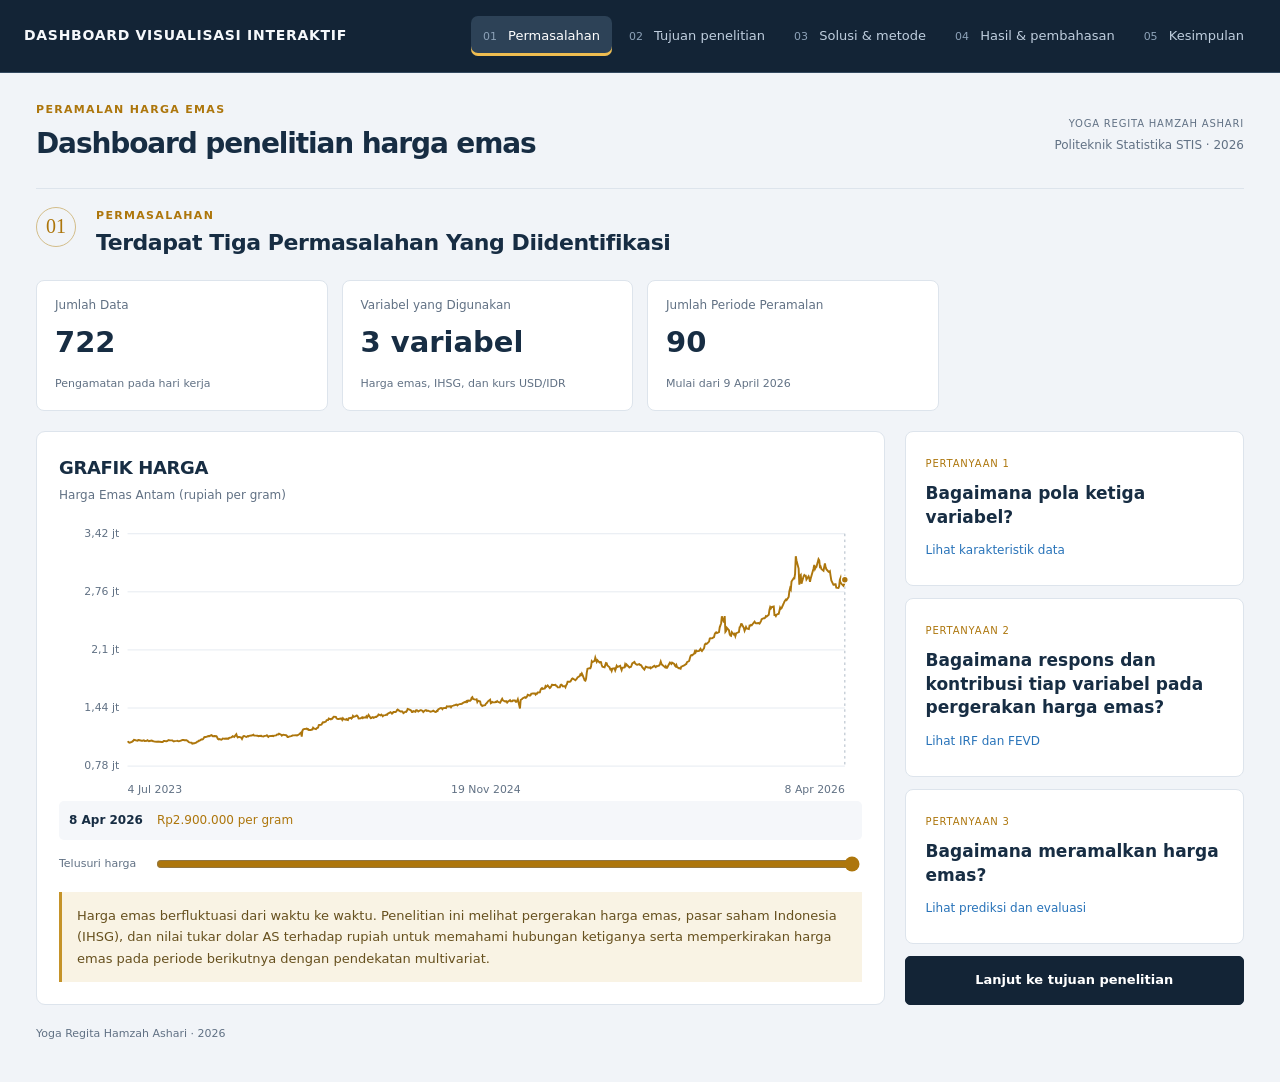
<file: Dashboard_Emas_Kode (1)/index.html>
<!doctype html>
<html lang="id">
  <head>
    <meta charset="utf-8">
    <meta name="viewport" content="width=device-width,initial-scale=1">
    <title>Emas Insight — Dashboard Interaktif Penelitian</title>
    <meta name="description" content="Alur penelitian harga emas dari permasalahan, tujuan, metode VECM, hingga hasil dan pembahasan setiap tujuan.">
    
    <style>:root{--nav:#132436;--ink:#172d43;--muted:#617184;--gold:#ad760c;--blue:#2873b9;--purple:#8057ae;--bg:#f1f4f8;--border:#dde4ec}*{box-sizing:border-box}body{margin:0;background:var(--bg);color:var(--ink);font:16px/1.55 system-ui,-apple-system,"Segoe UI",sans-serif}button,input,select{font:inherit}a{color:inherit}button,summary{cursor:pointer}button:disabled{opacity:.4;cursor:default}button,input,select,a,summary{outline-offset:4px}[hidden]{display:none!important}aside{width:240px;position:fixed;inset:0 auto 0 0;background:var(--nav);color:#f5f8fb;padding:30px 22px;display:flex;flex-direction:column}.logo{display:flex;gap:12px;align-items:center;text-decoration:none;font-size:14px;font-weight:750;letter-spacing:.05em}.logo>span{display:grid;place-items:center;width:44px;height:44px;border-radius:10px;background:#efbd50;color:#132436;font:26px Georgia}.logo small{display:block;font-size:12px;font-weight:400;color:#b6c4d3;letter-spacing:0;margin-top:2px}.nav-label{font-size:11px;letter-spacing:.15em;color:#99adbf;margin:46px 12px 14px}nav{display:grid;gap:8px}nav button{border:0;border-radius:7px;padding:13px;text-align:left;background:transparent;color:#bfcede;font-size:14px}nav button span{font-size:12px;margin-right:10px;color:#8da2b8}nav button[aria-pressed=true]{background:#2d4257;color:white;box-shadow:inset 3px 0 #efbd50}nav button:hover{background:#23374c}.side-model{border:1px solid #344a60;border-radius:8px;margin-top:36px;padding:18px}.side-model p{font-size:10px;letter-spacing:.1em;color:#adc0d1;margin:0}.side-model strong{display:block;font-size:29px;color:#efbd50;margin:8px 0}.side-model small{font-size:12px;color:#bdccdb}.story-link{font-size:14px;text-decoration:none;border-bottom:1px solid #52657a;padding:15px 0;align-self:flex-start;margin-top:20px}.side-author{font-size:11px;line-height:1.8;color:#98aec3;margin-top:auto;padding-top:30px}main{margin-left:240px;padding:32px 36px;max-width:1900px}header{display:flex;justify-content:space-between;gap:20px;align-items:center;margin-bottom:26px}.eyebrow{font-size:11px;letter-spacing:.12em;color:var(--gold);font-weight:700;margin:0 0 8px}h1{font-size:29px;letter-spacing:-.04em;margin:0 0 5px}h2{font-size:18px;letter-spacing:-.02em;margin:0 0 5px}h3{font-size:15px;margin:0 0 10px}p{margin:0 0 12px;color:var(--muted);font-size:14px}header p{font-size:14px}.snapshot{font-size:10px;letter-spacing:.08em;text-align:right;color:var(--muted)}.snapshot b{display:block;font-size:12px;letter-spacing:0;font-weight:500;margin-top:5px}.filters{display:flex;justify-content:space-between;align-items:center;gap:18px;background:white;padding:16px 20px;border:1px solid var(--border);border-radius:9px;margin-bottom:20px}.date-controls{display:flex;gap:12px;align-items:flex-end}label{font-size:12px;color:var(--muted)}input[type=date],select{display:block;background:#fff;border:1px solid #cbd6e2;padding:8px 10px;border-radius:5px;color:var(--ink);font-size:14px;margin-top:4px;max-width:100%}.primary,.secondary,.presets button{border:1px solid #cbd6e2;background:white;color:var(--ink);border-radius:5px;padding:9px 14px;font-size:13px;font-weight:600}.primary{background:var(--nav);color:white;border-color:var(--nav)}.presets{display:flex;gap:5px}.presets button{font-size:12px;padding:8px 11px}.presets .selected{background:#f8e8bf;border-color:#dab966;color:#785009}.kpis{display:grid;grid-template-columns:repeat(4,minmax(0,1fr));gap:16px;margin-bottom:20px}.kpi{background:white;border:1px solid var(--border);border-radius:9px;padding:18px 20px;position:relative;overflow:hidden}.kpi:first-child{border-top:3px solid var(--gold)}.kpi .label{display:block;font-size:12px;color:var(--muted)}.kpi strong{display:block;font-size:26px;letter-spacing:-.035em;margin:8px 0 4px;font-weight:650}.kpi small{font-size:11px;color:var(--muted)}.kpi svg{width:100%;height:34px;margin-top:6px}.up{color:#177254!important}.down{color:#b04848!important}.card{background:white;border:1px solid var(--border);border-radius:9px;padding:22px;margin-bottom:20px;min-width:0}.grid-main{display:grid;grid-template-columns:minmax(0,2.65fr) minmax(230px,1fr);gap:20px}.card-head{display:flex;justify-content:space-between;gap:20px;align-items:flex-start}.card-head p{font-size:12px}.select-label{font-size:11px}.select-label select{font-size:12px}.legend{display:flex;gap:18px;flex-wrap:wrap;margin:8px 0;font-size:12px;color:var(--muted)}.legend span:before{content:'';display:inline-block;width:18px;height:3px;background:var(--c);margin-right:6px;vertical-align:middle}.legend .dashed:before{background:repeating-linear-gradient(to right,var(--c) 0 5px,transparent 5px 8px)}svg{width:100%;height:auto;display:block;overflow:visible}svg text{font:13px system-ui;fill:#617184}#historyChart,#forecastChart{margin-top:8px;touch-action:pan-y}.readout{background:#f5f7fa;border-radius:5px;padding:10px;font-size:12px;min-height:38px;display:flex;gap:14px;flex-wrap:wrap}.cursor-label{display:flex;align-items:center;gap:18px;margin-top:14px;font-size:11px}.cursor-label input{flex:1;accent-color:var(--gold);min-width:0}.footnote{font-size:11px;line-height:1.7;margin:14px 0 0;color:var(--muted)}.summary .eyebrow{display:block;margin-bottom:12px}.stat-row{display:flex;justify-content:space-between;gap:12px;padding:12px 0;border-bottom:1px solid #e7edf3;font-size:13px}.stat-row span{color:var(--muted)}.stat-row strong{font-size:14px}.insight{background:#f9f3e4;border-left:3px solid #c59329;padding:13px 15px;margin:18px 0;font-size:13px;line-height:1.65;color:#66501e}details{border-top:1px solid var(--border);padding-top:15px;margin-top:18px}summary{font-size:13px;color:var(--ink);font-weight:600}details p{margin-top:14px;font-size:13px}.grid-bottom{display:grid;grid-template-columns:minmax(0,1.5fr) minmax(0,1fr);gap:20px}.data-table table{font-variant-numeric:tabular-nums}.table-scroll{overflow-x:auto}table{width:100%;border-collapse:collapse;font-size:12px;text-align:left;white-space:nowrap}th{font-weight:600;color:var(--muted);background:#f5f7fa}th,td{padding:11px 14px;border-bottom:1px solid #e7edf3}th:not(:first-child),td:not(:first-child){text-align:right}.pagination{display:flex;align-items:center;justify-content:space-between;margin-top:18px;font-size:12px;color:var(--muted)}.pagination>div{display:flex;gap:8px}.pagination button{font-size:12px;padding:7px 11px}.model-banner{border-radius:10px;background:var(--nav);color:white;padding:26px 30px;margin-bottom:22px;display:flex;align-items:center;justify-content:space-between;gap:30px}.model-banner .eyebrow{color:#efbd50}.model-banner p{color:#c7d4e0;margin:10px 0 0}.model-banner h2{font-size:24px}.rank{min-width:160px;text-align:center}.rank strong{display:block;font:60px Georgia;color:#efbd50}.rank span{font-size:12px;color:#c7d4e0}.fevd-bar{height:60px;display:flex;border-radius:5px;overflow:hidden;margin:25px 0}.fevd-numbers{display:grid;grid-template-columns:repeat(3,1fr);gap:12px}.fevd-numbers strong{display:block;font-size:24px}.fevd-numbers span{font-size:12px}.pill{background:#e5f2eb;color:#236346;padding:3px 8px;border-radius:4px;font-size:11px}.irf-grid{display:grid;grid-template-columns:repeat(3,1fr);gap:25px;margin-top:20px}.irf-grid>div{border-left:2px solid #e1c17a;padding-left:15px}.source-grid{display:grid;grid-template-columns:1fr 1fr;gap:40px;margin-top:25px}.sources details{margin:0;border:0;padding:0}.sources a{color:var(--blue)}.error{padding:15px;background:#ffe8e6;color:#9c2b23;border-radius:5px;font-size:14px;margin-bottom:20px}footer{font-size:11px;color:var(--muted);padding-bottom:12px}.skip{position:fixed;top:-100px;left:260px;z-index:10;padding:10px;background:#efbd50}.skip:focus{top:15px}#status{font-size:14px;color:var(--muted);margin-bottom:16px}@media(min-width:1600px){main{padding:36px 50px}.kpi strong{font-size:30px}}@media(max-width:1200px){aside{width:205px;padding:25px 16px}main{margin-left:205px;padding:26px 24px}.grid-main{grid-template-columns:minmax(0,2fr) minmax(220px,1fr)}.kpis{gap:10px}.kpi{padding:16px}.kpi strong{font-size:22px}.filters{flex-wrap:wrap}.card-head{flex-wrap:wrap;gap:10px}.grid-bottom{grid-template-columns:1fr 1fr}}@media(max-width:960px){aside{width:auto;position:relative;padding:15px 24px;display:block}.logo{display:inline-flex}.nav-label,.side-model,.side-author,.story-link{display:none}nav{display:flex;margin-top:15px;gap:10px}nav button{padding:10px 12px;font-size:13px}main{margin:0;padding:25px 22px}.grid-main{grid-template-columns:minmax(0,2fr) minmax(210px,1fr)}.skip{left:15px}.grid-bottom{grid-template-columns:1fr}.kpi strong{font-size:25px}}@media(max-width:640px){aside{padding:15px 16px}nav{gap:3px}nav button{font-size:12px;padding:9px 8px}nav button span{display:none}main{padding:20px 14px}h1{font-size:25px}header{gap:10px;align-items:flex-start}.snapshot{display:none}.kpis{grid-template-columns:1fr 1fr}.kpi{padding:15px}.kpi strong{font-size:23px}.grid-main{grid-template-columns:1fr}.filters{padding:14px}.date-controls{flex-wrap:wrap;width:100%}.date-controls label{flex:1;min-width:110px}input[type=date]{width:100%}.date-controls .primary{width:100%}.presets{width:100%;justify-content:space-between}.presets button{flex:1}.card{padding:17px}.card-head{gap:12px}.select-label select{font-size:13px}#historyChart,#forecastChart{min-height:210px}.cursor-label{display:block}.cursor-label input{width:100%;display:block;margin-top:10px}.model-banner{padding:22px;display:block}.rank{display:none}.fevd-numbers strong{font-size:21px}.irf-grid,.source-grid{grid-template-columns:1fr;gap:20px}.pagination{gap:12px;flex-wrap:wrap}.summary{display:none}table{font-size:12px}.eyebrow{font-size:10px}}@media(prefers-reduced-motion:reduce){*{scroll-behavior:auto!important}}
html{scroll-behavior:smooth;scroll-padding-top:22px}nav a{display:block;border-radius:7px;padding:13px;text-decoration:none;font-size:14px;color:#bfcede}nav a span{color:#8da2b8;font-size:12px;margin-right:10px}nav a:hover,nav a:focus{background:#2d4257;color:white}.research-header{padding:10px 0 30px;border-bottom:1px solid var(--border)}.research-header h1{font-size:clamp(28px,3vw,43px);line-height:1.2}.research-header p:not(.eyebrow){max-width:750px;font-size:16px;line-height:1.7;margin-top:18px}.research-section{padding:30px 0 40px;border-bottom:1px solid var(--border);margin-bottom:24px}.section-heading{display:flex;align-items:flex-start;gap:20px;margin-bottom:24px}.step{display:grid;place-items:center;flex-shrink:0;width:40px;height:40px;border:1px solid #d3bd89;color:var(--gold);border-radius:50%;font:20px Georgia}.section-heading h2{font-size:27px;line-height:1.3}.narrative-lead{font-size:17px;line-height:1.8;max-width:940px;margin:0 0 26px}.question-grid,.objective-grid,.method-map,.method-links,.conclusion-grid{display:grid;grid-template-columns:repeat(3,minmax(0,1fr));gap:18px}.question-grid article{border-top:3px solid #ccd6e1;background:white;padding:24px;border-radius:6px}.question-grid article>span,.method-map article>span{font-size:11px;letter-spacing:.08em;color:var(--gold);display:block;margin-bottom:14px}.question-grid h3,.objective-grid h3,.method-map h3{font-size:18px;line-height:1.4}.question-grid p,.objective-grid p,.method-map p{font-size:15px;line-height:1.7}.objective-grid a{display:block;text-decoration:none;background:#fff;border:1px solid #dde4ec;border-top:3px solid var(--gold);padding:24px;border-radius:7px}.objective-grid a:hover{border-color:#c79b45;box-shadow:0 3px 12px #1324360d}.objective-grid b{display:block;color:var(--gold);font-size:13px;margin-bottom:15px}.objective-grid span{font-size:12px;color:var(--blue);display:block;padding-top:14px;border-top:1px solid var(--border)}.method-map article{padding:24px;background:white;border:1px solid var(--border);border-radius:7px}.method-map .method-chosen{background:var(--nav);color:#fff}.method-chosen p{color:#c6d3df}.method-chosen>span{color:#efbd50!important}.method-links{margin-top:24px}.method-links>div{padding:18px 5px}.method-links b{font-size:14px}.method-links p{font-size:14px;margin-top:10px}.result-tabs{display:flex;gap:10px;margin:25px 0;flex-wrap:wrap}.result-tabs button{flex:1;min-width:180px;padding:17px 18px;border:1px solid #cbd6e2;border-radius:6px;background:white;color:var(--ink);text-align:left;font-size:15px;font-weight:600}.result-tabs button span{display:block;font-size:11px;font-weight:500;color:var(--muted);margin-bottom:6px}.result-tabs button[aria-pressed=true]{background:var(--nav);color:white;border-color:var(--nav);box-shadow:inset 0 -3px #efbd50}.result-tabs button[aria-pressed=true] span{color:#efbd50}.objective-context{background:#e7edf4;padding:24px;border-radius:8px}.objective-context h3{font-size:23px}.objective-context>p:not(.eyebrow){font-size:16px;max-width:900px}.result-method{border-top:1px solid #ccd7e2;margin-top:18px;padding-top:16px}.result-method b{font-size:12px}.result-method p{margin-top:7px;font-size:14px}.results-intro{border:0;padding-bottom:0}.discussion{border-left:4px solid var(--gold);padding:26px}.discussion h2{font-size:22px;margin-bottom:16px}.discussion>p:not(.eyebrow):not(.footnote){font-size:16px;line-height:1.8;max-width:1000px}.discussion .primary{display:inline-block;margin-top:16px;text-decoration:none}.conclusion{background:var(--nav);color:white;padding:30px;border-radius:9px;border:0}.conclusion .eyebrow{color:#efbd50}.conclusion .step{color:#efbd50}.conclusion-grid b{color:#efbd50;font-size:14px}.conclusion-grid p{color:#cad7e4;font-size:15px;margin-top:15px;line-height:1.7}.conclusion .footnote{color:#b0c1d2}.side-author{margin-top:40px}aside{overflow-y:auto}.side-model{margin-top:24px}.nav-label{margin-top:32px}@media(max-width:960px){nav{flex-wrap:wrap;gap:4px}nav a{font-size:12px;padding:7px 10px}nav a span{display:none}.research-header .snapshot{display:none}.section-heading h2{font-size:25px}.question-grid,.objective-grid,.method-map{gap:12px}.question-grid article,.objective-grid a,.method-map article{padding:18px}}@media(max-width:640px){.question-grid,.objective-grid,.method-map,.method-links,.conclusion-grid{grid-template-columns:1fr}.research-section{padding-top:20px}.section-heading{gap:12px}.step{width:32px;height:32px;font-size:17px}.section-heading h2{font-size:23px}.research-header h1{font-size:30px}.result-tabs{gap:6px}.result-tabs button{min-width:0;font-size:12px;padding:13px 9px}.result-tabs button span{font-size:10px}.objective-context{padding:20px}.objective-context h3{font-size:21px}.discussion{padding:20px}.discussion>p:not(.eyebrow):not(.footnote){font-size:16px}.conclusion{padding:22px}.method-links>div{padding:10px 5px}}@media(prefers-reduced-motion:reduce){html{scroll-behavior:auto}}
.research-header{padding:0 0 18px;margin-bottom:18px}.research-header h1{font-size:28px;line-height:1.3}.research-header p:not(.eyebrow){font-size:14px;margin:7px 0 0}.research-section{margin:0;padding:0 0 20px;border:0}.section-heading{margin-bottom:18px}.section-heading h2{font-size:22px}.section-heading .eyebrow{margin-bottom:5px}.stage-rail{display:flex;border:1px solid var(--border);border-radius:8px;overflow:hidden;background:white;margin-bottom:25px}.stage-rail button{flex:1;border:0;border-right:1px solid var(--border);background:white;padding:13px 10px;text-align:left;font-size:12px;color:var(--muted);font-weight:600}.stage-rail button:last-child{border-right:0}.stage-rail button span{margin-left:9px}.stage-rail button[aria-pressed=true]{background:var(--nav);color:#efbd50}.stage-rail button:hover{box-shadow:inset 0 -3px #c39c4f}.problem-kpis{display:grid;grid-template-columns:repeat(4,minmax(0,1fr));gap:14px;margin-bottom:20px}.problem-kpis>div{background:white;border:1px solid var(--border);border-radius:8px;padding:15px 18px}.problem-kpis span{display:block;font-size:12px;color:var(--muted)}.problem-kpis b{display:block;font-size:29px;margin:5px 0}.problem-kpis small{font-size:11px;color:var(--muted)}.problem-workspace{display:grid;grid-template-columns:minmax(0,2.5fr) minmax(240px,1fr);gap:20px}.problem-workspace .card{margin:0}.problem-questions{display:grid;gap:12px}.problem-questions>button:not(.primary){display:block;border:1px solid var(--border);border-radius:8px;background:white;text-align:left;padding:20px;color:var(--ink)}.problem-questions>button:not(.primary):hover{border-color:var(--gold)}.problem-questions button>span{display:block;font-size:10px;letter-spacing:.08em;color:var(--gold);margin-bottom:10px}.problem-questions b{display:block;font-size:17px;line-height:1.4}.problem-questions small{display:block;font-size:12px;color:var(--blue);margin-top:12px}.problem-workspace .insight{margin-bottom:0}.objective-context{padding:16px 20px;margin-bottom:16px;display:grid;grid-template-columns:1fr 1fr;gap:3px 25px}.objective-context .eyebrow{grid-column:1/-1;margin-bottom:4px}.objective-context h3{font-size:19px;margin:0}.objective-context>p:not(.eyebrow){grid-column:1;font-size:13px;margin:5px 0 0}.result-method{grid-column:2;grid-row:2/4;border:0;border-left:1px solid #c2cfdd;margin:0;padding:0 0 0 20px}.result-method p{font-size:12px;margin:5px 0 0}.results-intro>.section-heading,.results-intro>p{display:none}.result-tabs{margin:0 0 16px}.result-tabs button{padding:12px 16px;font-size:14px}.result-tabs button span{margin-bottom:3px}.discussion{margin:0 0 20px;padding:18px 22px}.discussion summary{font-size:14px;color:var(--ink)}.discussion .discussion-body{margin-top:18px}.discussion .discussion-body p{font-size:15px;line-height:1.8}.conclusion{padding:25px}.sources{margin-top:15px}.discussion .eyebrow{font-size:11px}.kpis{margin-bottom:16px}.filters{margin-bottom:16px}.irf-grid{gap:16px}.model-banner{padding:18px 24px}.model-banner h2{font-size:21px}#overviewChart{touch-action:pan-y}aside nav button[aria-pressed=true]{background:#2d4257;box-shadow:inset 3px 0 #efbd50}aside nav button[aria-pressed=false]{background:transparent;box-shadow:none}.side-model{margin-top:20px}.method-links{margin-top:12px}.method-links>div{padding:12px 5px}.question-grid article,.objective-grid a,.method-map article{padding:20px}@media(max-width:960px){.problem-workspace{grid-template-columns:minmax(0,2fr) minmax(220px,1fr)}.stage-rail{margin-top:0}.stage-rail button{font-size:11px}.stage-rail button span{margin-left:5px}.research-header h1{font-size:26px}aside nav button{font-size:12px}.problem-kpis{gap:10px}.problem-kpis>div{padding:14px}}@media(max-width:640px){.stage-rail{overflow-x:auto}.stage-rail button{min-width:92px;font-size:11px;padding:10px 7px}.stage-rail button span{display:block;margin:4px 0 0}.problem-workspace{grid-template-columns:1fr}.problem-kpis{grid-template-columns:1fr 1fr}.problem-questions{grid-template-columns:1fr}.problem-questions>button:not(.primary){padding:16px}.objective-context{display:block;padding:16px}.objective-context h3{font-size:18px}.result-method{border-left:0;border-top:1px solid #c2cfdd;padding:10px 0 0;margin:10px 0 0}.section-heading h2{font-size:21px}.research-header h1{font-size:25px}.conclusion{padding:20px}.discussion{padding:16px}.result-tabs button{font-size:12px;padding:11px 8px}#overviewChart{min-height:220px}}
.fevd-toolbar{display:flex;justify-content:space-between;align-items:center;gap:20px;margin:20px 0 12px}.fevd-key{display:flex;gap:18px;flex-wrap:wrap;font-size:13px}.fevd-key span:before{content:'';display:inline-block;width:13px;height:13px;background:var(--shade);border:1px solid #333;margin-right:7px;vertical-align:-2px}.fevd-chart-scroll{overflow-x:auto}#fevdChart{width:100%;min-width:500px;margin-top:12px}#fevdChart .fevd-hit{cursor:pointer}.fevd-numbers{border-top:1px solid var(--border);padding-top:18px;margin-top:18px}.fevd-numbers strong{font-size:23px}@media(max-width:640px){.fevd-toolbar{align-items:flex-start;flex-direction:column;gap:14px}#fevdChart{min-width:620px}.fevd-numbers strong{font-size:21px}}

/* Horizontal top navigation */
.topbar{position:sticky;top:0;z-index:50;display:flex;align-items:center;justify-content:space-between;gap:22px;background:var(--nav);color:#f5f8fb;padding:16px max(24px,calc((100vw - 1480px)/2));border-bottom:1px solid #344a60}.topbar .logo{flex-shrink:0}.topbar nav{display:flex;gap:5px;align-items:center;margin:0;flex-wrap:wrap}.topbar nav button{white-space:nowrap;padding:10px 12px;font-size:13px}.topbar nav button span{font-size:11px;margin-right:7px}.topbar nav button[aria-pressed=true]{background:#2d4257;color:#fff;box-shadow:inset 0 -3px #efbd50}.topbar nav button[aria-pressed=false]{background:transparent;box-shadow:none}.topbar .story-link{margin:0;padding:8px 0;border-bottom:1px solid #63768a;white-space:nowrap;font-size:12px;align-self:center}main{margin:0 auto;max-width:1552px;padding:28px 36px}.skip{left:20px}html{scroll-padding-top:95px}@media(max-width:1200px){.topbar{flex-wrap:wrap;padding:14px 24px;gap:12px}.topbar nav{order:3;width:100%;justify-content:center}.topbar .story-link{margin-left:auto}main{margin:0 auto;padding:25px 24px}}@media(max-width:640px){.topbar{padding:12px 14px;gap:10px}.topbar .logo>span{width:35px;height:35px;font-size:23px}.topbar .logo{font-size:12px}.topbar .logo small{font-size:10px}.topbar nav{flex-wrap:nowrap;justify-content:flex-start;overflow-x:auto;padding-bottom:3px}.topbar nav button{font-size:12px;padding:10px 11px;flex-shrink:0}.topbar nav button span{display:none}.topbar .story-link{display:block;font-size:11px}main{margin:0 auto;padding:20px 14px}html{scroll-padding-top:125px}}
 .irf-controls{display:flex;align-items:center;gap:20px;flex-wrap:wrap;margin:20px 0}.irf-controls label{display:flex;align-items:center;gap:10px}.irf-controls input{width:210px}.irf-controls select{padding:10px;border:1px solid #d4d4d4;border-radius:8px;background:white}.irf-table{max-height:320px;overflow:auto}#irfChart{display:block;width:100%;height:auto;touch-action:pan-y}.irf-table tr[data-selected="true"]{background:#fff1c7}.irf-controls output{min-width:32px} @media(max-width:640px){.irf-controls{align-items:stretch;flex-direction:column}.irf-controls input{width:100%}}
</style>
    
    
  <style>
.companion-forecasts{display:grid;grid-template-columns:minmax(0,1fr);gap:0}
.companion-forecasts svg{margin-top:8px;touch-action:pan-y}
.companion-forecasts .legend{font-size:11px}
</style>
</head>
  <body>
    <a class="skip" href="#workspace">Lewati navigasi</a>
    <div class="topbar" role="banner">
      <a class="logo" href="#workspace">
        <div>DASHBOARD VISUALISASI INTERAKTIF
        </div>
      </a>
      <nav aria-label="Alur penelitian">
        <button data-stage="masalah" aria-pressed="true">
          <span>01</span> Permasalahan</button>
          <button data-stage="tujuan" aria-pressed="false">
            <span>02</span> Tujuan penelitian</button>
            <button data-stage="metode" aria-pressed="false">
              <span>03</span> Solusi &amp; metode</button>
              <button data-stage="hasil" aria-pressed="false">
                <span>04</span> Hasil &amp; pembahasan</button>
                <button data-stage="simpulan" aria-pressed="false">
                  <span>05</span> Kesimpulan</button>
                </nav>
              </div>
              <main id="workspace">
                <header class="research-header">
                  <div>
                    <p class="eyebrow">PERAMALAN HARGA EMAS</p>
                    <h1>Dashboard penelitian harga emas</h1>
                    <p id="stageCaption" hidden></p>
                    </p>
                  </div>
                  <span class="snapshot">YOGA REGITA HAMZAH ASHARI<br>
                    <b>Politeknik Statistika STIS · 2026</b>
                  </span>
                </header>
                <section id="masalah" class="research-section">
                  <div class="section-heading">
                    <span class="step">01</span>
                    <div>
                        <p class="eyebrow">PERMASALAHAN</p>
                        <h2>Terdapat Tiga Permasalahan Yang Diidentifikasi</h2>
                    </div>
                  </div>
                  <div class="problem-kpis">
                    <div>
                      <span>Jumlah Data</span>
                        <b>722</b>
                        <small>Pengamatan pada hari kerja</small>
                    </div>
                    <div>
                      <span>Variabel yang Digunakan</span>
                      <b>3 variabel</b>
                      <small>Harga emas, IHSG, dan kurs USD/IDR</small>
                    </div>
                    <div>
                      <span>Jumlah Periode Peramalan</span>
                      <b>90</b>
                      <small>Mulai dari 9 April 2026</small>
                    </div>
                  </div>
                  <div class="problem-workspace">
                    <article class="card">
                      <div class="card-head">
                        <div>
                          <h2>GRAFIK HARGA</h2>
                          <p>Harga Emas Antam (rupiah per gram)</p>
                        </div>
                      </div>
                      <svg id="overviewChart" viewBox="0 0 960 340" role="img" aria-label="Pergerakan historis emas sebagai konteks permasalahan">
                      </svg>
                      <div class="readout" id="overviewReadout" aria-live="polite">
                      </div>
                      <label class="cursor-label">Telusuri harga<input id="overviewCursor" type="range" min="0" max="721" value="721">
                      </label>
                      <div class="insight">
                            Harga emas berfluktuasi dari waktu ke waktu. Penelitian ini melihat
                            pergerakan harga emas, pasar saham Indonesia (IHSG), dan nilai tukar dolar AS
                            terhadap rupiah untuk memahami hubungan ketiganya serta memperkirakan
                            harga emas pada periode berikutnya dengan pendekatan multivariat.
                        </div>
                      </article>
                    <div class="problem-questions">
                      <button data-open="history">
                        <span>PERTANYAAN 1</span>
                        <b>Bagaimana pola ketiga variabel?</b>
                        <small>Lihat karakteristik data</small>
                      </button>
                      <button data-open="dynamics">
                        <span>PERTANYAAN 2</span>
                        <b>Bagaimana respons dan kontribusi tiap variabel pada pergerakan harga emas?</b>
                        <small>Lihat IRF dan FEVD</small>
                      </button>
                      <button data-open="forecast">
                        <span>PERTANYAAN 3</span>
                        <b>Bagaimana meramalkan harga emas?</b>
                        <small>Lihat prediksi dan evaluasi</small>
                      </button>
                      <button class="primary" data-stage="tujuan">Lanjut ke tujuan penelitian</button>
                    </div>
                  </div>
                </section>
                <section id="tujuan" hidden class="research-section">
                  <div class="section-heading">
                    <span class="step">02</span>
                    <div>
                      <p class="eyebrow">TUJUAN PENELITIAN</p>
                      <h2>Tujuan Penelitian Digunakan Untuk Menjawab Permasalahan Penelitian</h2>
                    </div>
                  </div>
                  <div class="objective-grid">
                    <a href="#hasil" data-open="history">
                      <b>Tujuan 1</b>
                      <h3>Memahami karakteristik pergerakan data harga emas, nilai tukar dolar Amerika Serikat terhadap rupiah, dan Indeks Harga Saham Gabungan (IHSG) berdasarkan data runtun waktu yang digunakan dalam penelitian. </h3>
                      <p>Hasil yang diharapkan: pola dan ringkasan harga emas, IHSG, serta USD/IDR.</p>
                      <span>Analisis deskriptif &amp; grafik waktu</span>
                    </a>
                    <a href="#hasil" data-open="dynamics">
                      <b>Tujuan 2</b>
                      <h3>Menganalisis respons dinamis harga emas terhadap guncangan (shock) pada nilai tukar dolar Amerika Serikat terhadap rupiah dan Indeks Harga Saham Gabungan (IHSG), serta mengidentifikasi kontribusi masing-masing variabel dalam menjelaskan pergerakan harga emas berdasarkan analisis Impulse Response Function (IRF) dan Forecast Error Variance Decomposition (FEVD).</h3>
                      <p>Hasil yang diharapkan: respons harga emas dan kontribusi tiap variabel dalam model.</p>
                      <span>IRF &amp; FEVD</span>
                    </a>
                    <a href="#hasil" data-open="forecast">
                      <b>Tujuan 3</b>
                      <h3>Melakukan peramalan harga emas di Indonesia dengan mempertimbangkan informasi dari harga emas, nilai tukar dolar Amerika Serikat terhadap rupiah, dan Indeks Harga Saham Gabungan (IHSG) melalui pendekatan deret waktu multivariat berdasarkan karakteristik data dan hasil pengujian statistik.</h3>
                      <p>Hasil yang diharapkan: Peramalan 90 periode ke depan serta evaluasi terhadap harga aktual.</p>
                      <span>Peramalan VECM &amp; evaluasi kesalahan</span>
                    </a>
                  </div>
                  <p class="footnote"></p>
                </section>
                <section id="metode" hidden class="research-section">
                  <div class="section-heading">
                    <span class="step">03</span>
                    <div>
                      <p class="eyebrow">SOLUSI DAN METODE</p>
                      <h2>Membangun model untuk menganalisis data time series.</h2>
                    </div>
                  </div>
                  <p class="narrative-lead">Pendekatan multivariat dipilih agar analisis mempertimbangkan informasi emas, IHSG, dan USD/IDR secara simultan. Pemilihan VAR atau VECM mengikuti hasil pengujian data.</p>
                  <div class="method-map">
                    <article>
                      <span>A / DATA</span>
                      <h3>Menyiapkan data penelitian</h3>
                      <p>
                          Data terdiri atas 722 pengamatan pada hari kerja selama
                          4 Juli 2023–8 April 2026. Data harga emas, IHSG, dan kurs USD/IDR
                          digabungkan berdasarkan tanggal yang sama. Nilai yang kosong
                          diisi menggunakan nilai terakhir yang tersedia.
                      </p> 
                      </article>
                    <article>
                        <span>B / PENGUJIAN</span>
                        <h3>Menguji karakteristik data</h3>
                        <p>
                            Ketiga variabel menjadi stasioner setelah dihitung perubahan
                            antarperiode. Uji Johansen kemudian menunjukkan adanya
                            satu hubungan keseimbangan jangka panjang di antara
                            harga emas, IHSG, dan kurs USD/IDR.
                        </p>
                    </article>
                    <article class="method-chosen">
                      <span>C / MODEL</span>
                      <h3>Menggunakan model VECM</h3>
                      <p> VECM dipilih karena ditemukan hubungan kointegrasi jangka panjang antara ketiga variabel. Model ini
                        menggambarkan perubahan jangka pendek sekaligus
                        penyesuaian ketika terjadi penyimpangan dari
                        keseimbangan tersebut.</p>
                    </article>
                  </div>
                  <div class="method-links">
                    <div>
                      <b>Untuk tujuan 1</b>
                      <p>Grafik waktu dan statistik deskriptif menjelaskan pola data.</p>
                    </div>
                    <div>
                      <b>Untuk tujuan 2</b>
                      <p>IRF menelusuri respons; FEVD membagi sumber varians kesalahan peramalan. Granger melengkapi hubungan prediktif.</p>
                    </div>
                    <div>
                      <b>Untuk tujuan 3</b>
                      <p>VECM menghasilkan 90 prediksi. MAE, RMSE, dan MAPE mengukur selisih terhadap aktual.</p>
                    </div>
                  </div>
                  <details>
                    <summary>Posisi CRISP-DM dan arti VECM</summary>
                    <p>CRISP-DM mengatur tahapan pengerjaan: business understanding, data understanding, data preparation, modeling, dan evaluation. VECM adalah metode pemodelannya. VECM (Vector Error Correction Model) menggabungkan perubahan jangka pendek dengan koreksi penyimpangan dari hubungan jangka panjang.</p>
                  </details>
                </section>
                <section id="hasil" hidden class="research-section results-intro">
                  <div class="section-heading">
                    <span class="step">04</span>
                    <div>
                      <p class="eyebrow">HASIL DAN PEMBAHASAN PER TUJUAN</p>
                      <h2>Lihat bagaimana setiap tujuan dijawab.</h2>
                    </div>
                  </div>
                  <p>Hasil disusun mengikuti urutan tujuan, dengan grafik interaktif dan penjelasan maknanya.</p>
                  <div class="result-tabs" role="group" aria-label="Pilih hasil menurut tujuan">
                    <button data-tab="history" aria-pressed="true">
                      <span>Tujuan 1</span> Karakteristik data</button>
                      <button data-tab="dynamics" aria-pressed="false">
                        <span>Tujuan 2</span> Respons &amp; kontribusi</button>
                        <button data-tab="forecast" aria-pressed="false">
                          <span>Tujuan 3</span> Peramalan</button>
                        </div>
                        <div class="objective-context">
                          <p class="eyebrow" id="resultLabel">HASIL TUJUAN 1</p>
                          <h3 id="pageTitle">Karakteristik pergerakan data</h3>
                          <p id="pageSubtitle">Pilih periode dan variabel untuk memahami pergerakan pasar.</p>
                          <div class="result-method">
                            <b>Metode untuk menjawab tujuan ini</b>
                            <p id="resultMethod">Analisis deskriptif dan visualisasi deret waktu.</p>
                          </div>
                        </div>
                      </section>
                      <div id="status" role="status">Memuat data penelitian…</div>
                      <div id="timeControls" hidden class="filters">
                        <div class="date-controls">
                          <label>Dari<input type="date" id="start">
                          </label>
                          <label>Sampai<input type="date" id="end">
                          </label>
                          <button id="apply" class="primary">Terapkan</button>
                        </div>
                        <div class="presets" aria-label="Rentang cepat">
                          <button data-range="90">3 bulan</button>
                          <button data-range="365">1 tahun</button>
                          <button data-range="all" class="selected">Semua</button>
                        </div>
                      </div>
                      <div id="rangeError" class="error" role="alert" hidden>
                      </div>
                      <section id="historyPanel" hidden>
                        <div class="kpis" id="historyKpis">
                        </div>
                        <div class="grid-main">
                          <article class="card main-chart">
                            <div class="card-head">
                              <div>
                                <h2>Pergerakan historis</h2>
                                <p id="historyUnits">Rupiah per gram</p>
                              </div>
                              <label class="select-label">Tampilan<select id="variable">
                                <option value="gold">Harga emas</option>
                                <option value="ihsg">IHSG</option>
                                <option value="usd">USD/IDR</option>
                                <option value="indexed">Bandingkan · indeks 100</option>
                              </select>
                            </label>
                          </div>
                          <div id="historyLegend" class="legend">
                          </div>
                          <svg id="historyChart" viewBox="0 0 960 340" role="img" aria-label="Grafik historis sesuai pilihan variabel dan tanggal">
                          </svg>
                          <div id="historyReadout" class="readout" aria-live="polite">
                          </div>
                          <label class="cursor-label">Telusuri observasi<input type="range" id="historyCursor" min="0" max="721" value="721">
                          </label>
                          <p class="footnote" id="historyFootnote">
                          </p>
                        </article>
                        <article class="card summary">
                          <span class="eyebrow">RINGKASAN PERIODE</span>
                          <h2 id="summaryTitle">Harga emas</h2>
                          <div id="summaryStats">
                          </div>
                          <div class="insight" id="historyInsight">
                          </div>
                          <details>
                            <summary>Cara membaca skala</summary>
                            <p>Nilai nominal menggunakan satuan asli. Pada perbandingan, setiap seri diberi nilai 100 pada tanggal pertama dalam rentang terpilih. Indeks 120 berarti naik 20% dari tanggal tersebut. Pergerakan bersama tidak membuktikan sebab-akibat.</p>
                          </details>
                        </article>
                      </div>
                      <details class="card discussion">
                        <summary>Hasil dan pembahasan tujuan 1</summary>
                        <div class="discussion-body">
                          <p class="eyebrow">PEMBAHASAN TUJUAN 1</p>
                          <h2>Tren dan fluktuasi adalah dua hal yang berbeda.</h2>
                          <p>Selama periode historis penuh, emas meningkat dari Rp1.054.000 menjadi Rp2.900.000 per gram. Di dalam tren kenaikan itu tetap ada perubahan harian. IHSG memiliki fase kenaikan dan koreksi, sedangkan USD/IDR menunjukkan kecenderungan meningkat menurut pembahasan skripsi.</p>
                          <p>
                            <strong>Jawaban terhadap tujuan:</strong> karakteristik ketiga variabel dapat dijelaskan melalui arah perubahan, fluktuasi, dan ringkasan nilainya. Pola deskriptif ini menjadi dasar pemeriksaan model, tetapi belum membuktikan hubungan sebab-akibat.</p>
                            <p class="footnote">Pembahasan merujuk periode historis penuh. Angka pada grafik dan ringkasan di atas mengikuti rentang pilihanmu.</p>
                            <button class="primary" data-open="dynamics">Lanjut ke hasil tujuan 2</button>
                          </div>
                        </details>
                      </section>
                      <section id="forecastPanel" hidden>
                        <div class="filters">
  <label>Pilih variabel peramalan
    <select id="forecastVariable">
      <option value="gold">Harga emas</option>
      <option value="ihsg">IHSG</option>
      <option value="usd">USD/IDR</option>
    </select>
  </label>
  <p style="margin:0;font-size:12px">Grafik, metrik evaluasi, dan tabel mengikuti variabel serta rentang tanggal terpilih.</p>
</div>
<div class="kpis" id="forecastKpis">
                        </div>
                        <article class="card">
                          <div class="card-head">
                            <div>
                              <h2 id="forecastTitle">Harga emas aktual dan prediksi VECM</h2>
                              <p id="forecastUnits">Rupiah per gram · metrik mengikuti rentang tanggal terpilih</p>
                            </div>
                            <div class="legend">
                              <span style="--c:#2873b9">Aktual</span>
                              <span class="dashed" style="--c:#ad760c">Prediksi VECM</span>
                            </div>
                          </div>
                          <svg id="forecastChart" viewBox="0 0 960 340" role="img" aria-label="Grafik harga aktual dan prediksi">
                          </svg>
                          <div id="forecastReadout" class="readout" aria-live="polite">
                          </div>
                          <label class="cursor-label">Telusuri observasi<input type="range" id="forecastCursor" min="0" max="89" value="89">
                          </label>
                        </article>
                        <div class="grid-bottom">
                          <article class="card">
                            <div class="card-head">
                              <div>
                                <h2>Selisih prediksi</h2>
                                <p id="errorUnits">Prediksi − aktual · rupiah per gram</p>
                              </div>
                            </div>
                            <svg id="errorChart" viewBox="0 0 960 290" role="img" aria-label="Kesalahan prediksi terhadap aktual">
                            </svg>
                            <p class="footnote">Di atas nol: model memprediksi terlalu tinggi. Di bawah nol: model memprediksi terlalu rendah.</p>
                          </article>
                          <article class="card">
                            <h2>Makna hasil evaluasi</h2>
                            <div class="insight" id="forecastInsight">
                            </div>
                            <p>MAPE adalah rata-rata kesalahan persentase absolut, bukan persentase prediksi yang benar. RMSE lebih peka terhadap kesalahan besar daripada MAE.</p>
                            <details>
                              <summary>Cakupan pengujian</summary>
                              <p>90 pasangan aktual dan prediksi untuk emas, IHSG, dan USD/IDR berasal dari lampiran data peramalan, untuk 9 April–12 Agustus 2026. Grafik, metrik evaluasi, tabel, dan unduhan mengikuti variabel yang dipilih. Data pemodelan berakhir 8 April 2026. Dashboard tidak melatih ulang model atau menghasilkan prediksi baru. Interval prediksi tidak tersedia pada lampiran.</p>
                            </details>
                          </article>
                        </div>
                        <details class="card discussion">
                          <summary>Hasil dan pembahasan tujuan 3</summary>
                          <div class="discussion-body">
                            <p class="eyebrow">PEMBAHASAN TUJUAN 3</p>
                            <p>Pilihan variabel memungkinkan peramalan emas, IHSG, dan USD/IDR ditelusuri dengan satuan masing-masing. Metrik interaktif mengikuti variabel dan rentang tanggal terpilih. Pembahasan berikut merujuk pada harga emas untuk seluruh 90 observasi.</p>
                            <h2>Model mendekati tingkat harga, namun tidak seluruh gejolak harian.</h2>
                            <p>Pada seluruh 90 observasi evaluasi, MAPE sebesar 4,603574%, MAE sekitar Rp122.557 per gram, dan RMSE sekitar Rp153.798 per gram. Garis prediksi lebih stabil daripada aktual, sehingga kedekatan tingkat harga tidak berarti seluruh fluktuasi tertangkap.</p>
                            <p>
                              <strong>Jawaban terhadap tujuan:</strong> VECM menghasilkan peramalan emas dengan mempertimbangkan ketiga variabel. Kinerjanya dapat dinilai pada periode evaluasi, tetapi belum membuktikan keunggulan terhadap model lain atau memastikan kinerja pada periode berbeda.</p>
                              <p class="footnote">Metrik pembahasan memakai periode evaluasi penuh. Metrik interaktif di atas berubah saat rentang dipersempit.</p>
                              <button class="primary" data-stage="simpulan">Baca kesimpulan penelitian</button>
                            </div>
                          </details>
                        </section>
                        <section id="dynamicsPanel" hidden>
                          <div class="model-banner">
                            <div>
                              <span class="eyebrow">HASIL PENGUJIAN SKRIPSI</span>
                              <h2>Tiga seri, satu hubungan jangka panjang.</h2>
                              <p>Ketiganya I(1). Uji Johansen menemukan rank kointegrasi 1, sehingga penelitian menggunakan VECM.</p>
                            </div>
                            <div class="rank">
                              <strong>1</strong>
                              <span>hubungan kointegrasi</span>
                            </div>
                          </div>
                          <div class="grid-bottom">
                            <article class="card">
                              <div class="card-head">
                                <div>
                                  <h2>Sumber varians kesalahan peramalan emas</h2>
                                  <p>FEVD</p>
                                </div>
                              </div>
                              <div class="fevd-toolbar">
                                <div class="fevd-key" aria-label="Legenda FEVD">
                                  <span style="--shade:#4c4c4c">Emas</span>
                                  <span style="--shade:#b8b8b8">IHSG</span>
                                  <span style="--shade:#ffffff">USD/IDR</span>
                                </div>
                                <label class="select-label">Horizon yang ditelusuri<select id="horizon">
                                  <option value="1">1 periode</option>
                                  <option value="2">2 periode</option>
                                  <option value="3">3 periode</option>
                                  <option value="4">4 periode</option>
                                  <option value="5">5 periode</option>
                                  <option value="6">6 periode</option>
                                  <option value="7">7 periode</option>
                                  <option value="8">8 periode</option>
                                  <option value="9">9 periode</option>
                                  <option value="10">10 periode</option>
                                  <option value="11">11 periode</option>
                                  <option value="12">12 periode</option>
                                  <option value="13">13 periode</option>
                                  <option value="14">14 periode</option>
                                  <option value="15">15 periode</option>
                                  <option value="16">16 periode</option>
                                  <option value="17">17 periode</option>
                                  <option value="18">18 periode</option>
                                  <option value="19">19 periode</option>
                                  <option value="20" selected>20 periode</option>
                                </select>
                              </label>
                            </div>
                            <div class="fevd-chart-scroll">
                              <svg id="fevdChart" viewBox="0 0 960 310" role="img" aria-label="FEVD emas: batang bertumpuk kontribusi emas, IHSG, dan USD/IDR pada horizon 1 sampai 20">
                              </svg>
                            </div>
                            <p class="footnote">Arahkan penunjuk atau sentuh batang; gunakan pilihan horizon untuk menelusuri dengan keyboard. Sumbu vertikal adalah persentase kontribusi (0–100%).</p>
                            <div id="fevdNumbers" class="fevd-numbers" aria-live="polite">
                            </div>
                            <p class="footnote"></p>
                            <div class="insight" id="fevdInsight">
                            </div>
                          </article>
                          <article class="card">
                            <h2>Hubungan kausalitas Granger</h2>
                            <p>Taraf signifikansi 5% · Sumber: Tabel 6</p>
                            <div class="table-scroll">
                              <table>
                                <thead>
                                  <tr>
                                    <th>Arah informasi</th>
                                    <th>p-value</th>
                                    <th>Hasil</th>
                                  </tr>
                                </thead>
                                <tbody>
                                  <tr>
                                    <td>IHSG → Emas</td>
                                    <td>&lt;0,001</td>
                                    <td>
                                      <span class="pill">Signifikan</span>
                                    </td>
                                  </tr>
                                  <tr>
                                    <td>USD/IDR → Emas</td>
                                    <td>0,001</td>
                                    <td>
                                      <span class="pill">Signifikan</span>
                                    </td>
                                  </tr>
                                  <tr>
                                    <td>Emas → IHSG</td>
                                    <td>0,006</td>
                                    <td>
                                      <span class="pill">Signifikan</span>
                                    </td>
                                  </tr>
                                  <tr>
                                    <td>IHSG → USD/IDR</td>
                                    <td>&lt;0,001</td>
                                    <td>
                                      <span class="pill">Signifikan</span>
                                    </td>
                                  </tr>
                                  <tr>
                                    <td>USD/IDR → IHSG</td>
                                    <td>0,197</td>
                                    <td>Belum signifikan</td>
                                  </tr>
                                  <tr>
                                    <td>Emas → USD/IDR</td>
                                    <td>0,254</td>
                                    <td>Belum signifikan</td>
                                  </tr>
                                </tbody>
                              </table>
                            </div>
                            <p class="footnote">Kausalitas Granger menguji tambahan informasi prediktif dari riwayat variabel. Hasilnya tidak otomatis membuktikan sebab-akibat langsung.</p>
                          </article>
                        </div>
                        <article class="card irf" id="irfCard">
<div class="card-head"><div><h2>Respons harga emas terhadap guncangan (IRF)</h2><p>Pilih sumber guncangan dan telusuri respons pada setiap horizon.</p></div></div>
<div class="irf-controls"><label>Sumber guncangan <select id="irfShock"><option value="emas">Emas</option><option value="ihsg">IHSG</option><option value="usd">USD/IDR</option></select></label><label>Horizon <input id="irfCursor" type="range" min="0" max="100" value="0"><output id="irfHorizon">0</output></label><button id="irfDownload" type="button" class="primary">Unduh angka CSV</button></div>
<svg id="irfChart" viewBox="0 0 960 360" role="img" aria-label="Respons harga emas terhadap guncangan"></svg>
<div class="insight" id="irfReadout" aria-live="polite"></div>
<p class="footnote">Horizon 0 adalah respons langsung saat guncangan terjadi. Garis putus-putus menunjukkan respons nol. Nilai merupakan respons IRF, bukan harga emas hasil ramalan atau persentase.</p>
<details><summary>Lihat tabel angka IRF</summary><div class="table-scroll irf-table"><table><thead><tr><th>Horizon</th><th>Respons emas</th></tr></thead><tbody id="irfTable"></tbody></table></div></details>
</article>
                        <details class="card discussion">
                          <summary>Hasil dan pembahasan tujuan 2</summary>
                          <div class="discussion-body">
                            <p class="eyebrow">PEMBAHASAN TUJUAN 2</p>
                            <h2>Respons berbeda, dan kontribusi kurs bertambah seiring horizon.</h2>
                            <p>Ringkasan IRF menunjukkan respons awal negatif terhadap guncangan IHSG, lalu bergerak ke arah positif; guncangan USD/IDR diikuti respons positif dalam model. Pada horizon 20 periode, kontribusi USD/IDR terhadap varians kesalahan peramalan emas mencapai 12,892%, dibanding IHSG 0,732%; kontribusi emas sendiri tetap dominan, 86,377%.</p>
                            <p>
                              <strong>Jawaban terhadap tujuan:</strong> IRF menggambarkan arah respons, sedangkan FEVD menunjukkan pembagian kontribusi sumber guncangan. Hasil bersifat kondisional pada spesifikasi model dan tidak otomatis menjadi bukti sebab-akibat langsung.</p>
                              <button class="primary" data-open="forecast">Lanjut ke hasil tujuan 3</button>
                            </div>
                          </details>
                        </section>
                        <article id="tableCard" hidden class="card data-table">
                          <div class="card-head">
                            <div>
                              <h2>Data pada rentang terpilih</h2>
                              <p id="tableCount">
                              </p>
                            </div>
                            <button id="download" class="secondary">Unduh CSV</button>
                          </div>
                          <div class="table-scroll">
                            <table>
                              <thead id="dataHead">
                              </thead>
                              <tbody id="dataBody">
                              </tbody>
                            </table>
                          </div>
                          <div class="pagination">
                            <span id="pageInfo">
                            </span>
                            <div>
                              <button id="prev" class="secondary">Sebelumnya</button>
                              <button id="next" class="secondary">Berikutnya</button>
                            </div>
                          </div>
                        </article>
                        <section id="simpulan" hidden class="research-section conclusion">
                          <div class="section-heading">
                            <span class="step">05</span>
                            <div>
                              <p class="eyebrow">KESIMPULAN</p>
                              <h2>Temuan utama dari ketiga tujuan penelitian</h2>
                            </div>
                          </div>
                          <div class="conclusion-grid">
                                <article>
                                    <b>Tujuan 1 · Karakteristik data</b>
                                    <p>
                                        Harga emas cenderung meningkat meskipun mengalami
                                        fluktuasi harian. IHSG menunjukkan fase kenaikan
                                        dan penurunan, sedangkan kurs USD/IDR cenderung meningkat
                                        selama periode pengamatan.
                                    </p>
                                </article>

                                <article>
                                    <b>Tujuan 2 · Hubungan dinamis</b>
                                    <p>
                                        Respons harga emas berbeda terhadap guncangan IHSG
                                        dan kurs USD/IDR. Pada horizon 20 periode, kontribusi
                                        USD/IDR terhadap varians kesalahan peramalan emas
                                        mencapai 12,89%, sementara guncangan emas sendiri
                                        tetap mendominasi.
                                    </p>
                                </article>

                                <article>
                                    <b>Tujuan 3 · Peramalan harga emas</b>
                                    <p>
                                        Model VECM menghasilkan peramalan untuk 90 periode
                                        dengan rata-rata kesalahan persentase absolut
                                        sebesar 4,60%. Prediksi mendekati tingkat harga aktual,
                                        tetapi belum sepenuhnya mengikuti fluktuasi hariannya.
                                    </p>
                                </article>
                            </div>
                          <p class="footnote">Kesimpulan mengacu pada data dan spesifikasi penelitian. Dashboard menampilkan hasil yang tersedia, bukan melakukan estimasi model baru.</p>
                        </section>
                              </article>
                              <footer>Yoga Regita Hamzah Ashari · 2026</footer>
                            </main>
                          
<script>// Data penelitian. Sumber FEVD: Tabel 9 skripsi.
window.RESEARCH_DATA = {"history":[{"date":"2023-07-04","gold":1054000,"ihsg":6681.753906,"usd":15056},{"date":"2023-07-05","gold":1058000,"ihsg":6718.977051,"usd":15010},{"date":"2023-07-06","gold":1053000,"ihsg":6757.331055,"usd":15077},{"date":"2023-07-07","gold":1050000,"ihsg":6716.458984,"usd":15189.2998},{"date":"2023-07-10","gold":1059000,"ihsg":6731.038086,"usd":15128},{"date":"2023-07-11","gold":1064000,"ihsg":6796.923828,"usd":15216},{"date":"2023-07-12","gold":1071000,"ihsg":6808.208984,"usd":15156.7998},{"date":"2023-07-13","gold":1082000,"ihsg":6810.212891,"usd":14928},{"date":"2023-07-14","gold":1080000,"ihsg":6869.571777,"usd":14954},{"date":"2023-07-17","gold":1073000,"ihsg":6867.144043,"usd":14951},{"date":"2023-07-18","gold":1072000,"ihsg":6830.203125,"usd":14982.5},{"date":"2023-07-19","gold":1080000,"ihsg":6830.203125,"usd":14986},{"date":"2023-07-20","gold":1080000,"ihsg":6864.188965,"usd":14992},{"date":"2023-07-21","gold":1077000,"ihsg":6880.801758,"usd":15051.5},{"date":"2023-07-24","gold":1072000,"ihsg":6899.395996,"usd":15018},{"date":"2023-07-25","gold":1071000,"ihsg":6917.710938,"usd":15021.5},{"date":"2023-07-26","gold":1075000,"ihsg":6948.278809,"usd":15032},{"date":"2023-07-27","gold":1076000,"ihsg":6896.663086,"usd":15007},{"date":"2023-07-28","gold":1068000,"ihsg":6900.22998,"usd":15095},{"date":"2023-07-31","gold":1071000,"ihsg":6931.358887,"usd":15088},{"date":"2023-08-01","gold":1078000,"ihsg":6886.496094,"usd":15104},{"date":"2023-08-02","gold":1071000,"ihsg":6854.509766,"usd":15131},{"date":"2023-08-03","gold":1067000,"ihsg":6898.077148,"usd":15220},{"date":"2023-08-04","gold":1069000,"ihsg":6852.841797,"usd":15161},{"date":"2023-08-07","gold":1074000,"ihsg":6886.366211,"usd":15163},{"date":"2023-08-08","gold":1070000,"ihsg":6868.812988,"usd":15232},{"date":"2023-08-09","gold":1066000,"ihsg":6875.111816,"usd":15207.2002},{"date":"2023-08-10","gold":1064000,"ihsg":6893.275879,"usd":15207},{"date":"2023-08-11","gold":1062000,"ihsg":6879.979004,"usd":15259},{"date":"2023-08-14","gold":1061000,"ihsg":6910.171875,"usd":15317},{"date":"2023-08-15","gold":1060000,"ihsg":6915.101074,"usd":15347},{"date":"2023-08-16","gold":1063000,"ihsg":6900.538086,"usd":15311.5},{"date":"2023-08-17","gold":1060000,"ihsg":6900.538086,"usd":15362},{"date":"2023-08-18","gold":1060000,"ihsg":6859.912109,"usd":15362.5},{"date":"2023-08-21","gold":1057000,"ihsg":6866.033203,"usd":15278},{"date":"2023-08-22","gold":1058000,"ihsg":6916.450195,"usd":15318.90039},{"date":"2023-08-23","gold":1062000,"ihsg":6921.410156,"usd":15317},{"date":"2023-08-24","gold":1069000,"ihsg":6899.39209,"usd":15294.09961},{"date":"2023-08-25","gold":1069000,"ihsg":6895.442871,"usd":15239},{"date":"2023-08-28","gold":1065000,"ihsg":6921.727051,"usd":15288},{"date":"2023-08-29","gold":1070000,"ihsg":6957.834961,"usd":15255.5},{"date":"2023-08-30","gold":1077000,"ihsg":6966.655762,"usd":15196.5},{"date":"2023-08-31","gold":1079000,"ihsg":6953.259766,"usd":15216},{"date":"2023-09-01","gold":1076000,"ihsg":6977.653809,"usd":15231},{"date":"2023-09-04","gold":1076000,"ihsg":6996.75,"usd":15233},{"date":"2023-09-05","gold":1075000,"ihsg":6991.708008,"usd":15227},{"date":"2023-09-06","gold":1069000,"ihsg":6995.953125,"usd":15298},{"date":"2023-09-07","gold":1064000,"ihsg":6954.808105,"usd":15336},{"date":"2023-09-08","gold":1068000,"ihsg":6924.779785,"usd":15342},{"date":"2023-09-11","gold":1070000,"ihsg":6963.393066,"usd":15318},{"date":"2023-09-12","gold":1071000,"ihsg":6933.969238,"usd":15339.09961},{"date":"2023-09-13","gold":1068000,"ihsg":6935.476074,"usd":15350.2002},{"date":"2023-09-14","gold":1066000,"ihsg":6959.333008,"usd":15353},{"date":"2023-09-15","gold":1068000,"ihsg":6982.791016,"usd":15395},{"date":"2023-09-18","gold":1075000,"ihsg":6936.083008,"usd":15346},{"date":"2023-09-19","gold":1081000,"ihsg":6980.320801,"usd":15377},{"date":"2023-09-20","gold":1080000,"ihsg":7011.681152,"usd":15384.5},{"date":"2023-09-21","gold":1080000,"ihsg":6991.46582,"usd":15361},{"date":"2023-09-22","gold":1077000,"ihsg":7016.844238,"usd":15400.5},{"date":"2023-09-25","gold":1078000,"ihsg":6998.380859,"usd":15368},{"date":"2023-09-26","gold":1072000,"ihsg":6923.799805,"usd":15405},{"date":"2023-09-27","gold":1066000,"ihsg":6937.828125,"usd":15493},{"date":"2023-09-28","gold":1058000,"ihsg":6937.828125,"usd":15569},{"date":"2023-09-29","gold":1053000,"ihsg":6939.89209,"usd":15474},{"date":"2023-10-02","gold":1049000,"ihsg":6961.458984,"usd":15448},{"date":"2023-10-03","gold":1039000,"ihsg":6940.887207,"usd":15516},{"date":"2023-10-04","gold":1040000,"ihsg":6886.576172,"usd":15622},{"date":"2023-10-05","gold":1043000,"ihsg":6874.826172,"usd":15591},{"date":"2023-10-06","gold":1043000,"ihsg":6888.518066,"usd":15631},{"date":"2023-10-09","gold":1053000,"ihsg":6891.455078,"usd":15603},{"date":"2023-10-10","gold":1062000,"ihsg":6922.187988,"usd":15691.40039},{"date":"2023-10-11","gold":1063000,"ihsg":6931.75293,"usd":15718.5},{"date":"2023-10-12","gold":1072000,"ihsg":6935.150879,"usd":15693},{"date":"2023-10-13","gold":1072000,"ihsg":6926.779785,"usd":15739},{"date":"2023-10-16","gold":1087000,"ihsg":6896.291992,"usd":15676},{"date":"2023-10-17","gold":1085000,"ihsg":6939.615234,"usd":15675},{"date":"2023-10-18","gold":1088000,"ihsg":6927.905762,"usd":15728.2002},{"date":"2023-10-19","gold":1100000,"ihsg":6846.426758,"usd":15807},{"date":"2023-10-20","gold":1112000,"ihsg":6849.167969,"usd":15856},{"date":"2023-10-23","gold":1117000,"ihsg":6741.963867,"usd":15868},{"date":"2023-10-24","gold":1119000,"ihsg":6806.762207,"usd":15874},{"date":"2023-10-25","gold":1123000,"ihsg":6834.388184,"usd":15868},{"date":"2023-10-26","gold":1125000,"ihsg":6714.519043,"usd":15877.5},{"date":"2023-10-27","gold":1123000,"ihsg":6758.792969,"usd":15920},{"date":"2023-10-30","gold":1135000,"ihsg":6735.89209,"usd":15903.5},{"date":"2023-10-31","gold":1131000,"ihsg":6752.210938,"usd":15843},{"date":"2023-11-01","gold":1123000,"ihsg":6642.417969,"usd":15748.7002},{"date":"2023-11-02","gold":1123000,"ihsg":6751.38623,"usd":15900},{"date":"2023-11-03","gold":1126000,"ihsg":6788.850098,"usd":15838},{"date":"2023-11-06","gold":1123000,"ihsg":6878.835938,"usd":15582.09961},{"date":"2023-11-07","gold":1111000,"ihsg":6843.790039,"usd":15570},{"date":"2023-11-08","gold":1094000,"ihsg":6804.105957,"usd":15643.59961},{"date":"2023-11-09","gold":1087000,"ihsg":6838.23291,"usd":15616},{"date":"2023-11-10","gold":1092000,"ihsg":6809.263184,"usd":15713.7002},{"date":"2023-11-13","gold":1084000,"ihsg":6838.312012,"usd":15683},{"date":"2023-11-14","gold":1089000,"ihsg":6862.055176,"usd":15667},{"date":"2023-11-15","gold":1097000,"ihsg":6958.205078,"usd":15281},{"date":"2023-11-16","gold":1096000,"ihsg":6958.007813,"usd":15487.7998},{"date":"2023-11-17","gold":1095000,"ihsg":6977.667969,"usd":15475},{"date":"2023-11-20","gold":1097000,"ihsg":6994.888184,"usd":15399.40039},{"date":"2023-11-21","gold":1095000,"ihsg":6961.790039,"usd":15382.09961},{"date":"2023-11-22","gold":1097000,"ihsg":6906.953125,"usd":15501.2998},{"date":"2023-11-23","gold":1095000,"ihsg":7004.344238,"usd":15612.7998},{"date":"2023-11-24","gold":1105000,"ihsg":7009.630859,"usd":15495},{"date":"2023-11-27","gold":1110000,"ihsg":7013.405762,"usd":15560},{"date":"2023-11-28","gold":1115000,"ihsg":7041.073242,"usd":15466.5},{"date":"2023-11-29","gold":1124000,"ihsg":7036.086914,"usd":15259},{"date":"2023-11-30","gold":1120000,"ihsg":7080.741211,"usd":15407},{"date":"2023-12-01","gold":1115000,"ihsg":7059.905762,"usd":15549.2998},{"date":"2023-12-04","gold":1145000,"ihsg":7093.600098,"usd":15437.40039},{"date":"2023-12-05","gold":1122000,"ihsg":7100.85498,"usd":15519.90039},{"date":"2023-12-06","gold":1110000,"ihsg":7087.39502,"usd":15457},{"date":"2023-12-07","gold":1116000,"ihsg":7134.623047,"usd":15480},{"date":"2023-12-08","gold":1116000,"ihsg":7159.598145,"usd":15500},{"date":"2023-12-11","gold":1107000,"ihsg":7088.785156,"usd":15560.2002},{"date":"2023-12-12","gold":1093000,"ihsg":7125.307129,"usd":15647},{"date":"2023-12-13","gold":1110000,"ihsg":7075.34082,"usd":15569},{"date":"2023-12-14","gold":1125000,"ihsg":7176.016113,"usd":15275},{"date":"2023-12-15","gold":1126000,"ihsg":7190.987793,"usd":15468},{"date":"2023-12-18","gold":1114000,"ihsg":7119.524902,"usd":15282.7998},{"date":"2023-12-19","gold":1118000,"ihsg":7187.846191,"usd":15454.40039},{"date":"2023-12-20","gold":1125000,"ihsg":7219.666992,"usd":15455},{"date":"2023-12-21","gold":1121000,"ihsg":7209.619141,"usd":15518},{"date":"2023-12-22","gold":1128000,"ihsg":7237.519043,"usd":15440},{"date":"2023-12-25","gold":1132000,"ihsg":7237.519043,"usd":15409.2002},{"date":"2023-12-26","gold":1132000,"ihsg":7237.519043,"usd":15460},{"date":"2023-12-27","gold":1137000,"ihsg":7245.916016,"usd":15400},{"date":"2023-12-28","gold":1141000,"ihsg":7303.888184,"usd":15373},{"date":"2023-12-29","gold":1130000,"ihsg":7272.796875,"usd":15425},{"date":"2024-01-01","gold":1130000,"ihsg":7272.796875,"usd":15383.09961},{"date":"2024-01-02","gold":1129000,"ihsg":7323.587891,"usd":15383},{"date":"2024-01-03","gold":1129000,"ihsg":7279.09082,"usd":15498},{"date":"2024-01-04","gold":1123000,"ihsg":7359.763184,"usd":15555},{"date":"2024-01-05","gold":1125000,"ihsg":7350.619141,"usd":15511},{"date":"2024-01-08","gold":1128000,"ihsg":7283.575195,"usd":15477.5},{"date":"2024-01-09","gold":1121000,"ihsg":7200.203125,"usd":15495.5},{"date":"2024-01-10","gold":1121000,"ihsg":7227.296875,"usd":15534.5},{"date":"2024-01-11","gold":1119000,"ihsg":7219.963867,"usd":15555},{"date":"2024-01-12","gold":1124000,"ihsg":7241.138184,"usd":15556.5},{"date":"2024-01-15","gold":1130000,"ihsg":7224.000977,"usd":15503.2002},{"date":"2024-01-16","gold":1134000,"ihsg":7242.787109,"usd":15546},{"date":"2024-01-17","gold":1121000,"ihsg":7200.634766,"usd":15625},{"date":"2024-01-18","gold":1115000,"ihsg":7252.966797,"usd":15624},{"date":"2024-01-19","gold":1125000,"ihsg":7227.401855,"usd":15613.09961},{"date":"2024-01-22","gold":1127000,"ihsg":7247.928223,"usd":15601},{"date":"2024-01-23","gold":1125000,"ihsg":7256.229004,"usd":15655.5},{"date":"2024-01-24","gold":1128000,"ihsg":7227.823242,"usd":15715},{"date":"2024-01-25","gold":1124000,"ihsg":7178.041992,"usd":15714.5},{"date":"2024-01-26","gold":1130000,"ihsg":7137.087891,"usd":15808},{"date":"2024-01-29","gold":1133000,"ihsg":7157.174805,"usd":15767.59961},{"date":"2024-01-30","gold":1142000,"ihsg":7192.21582,"usd":15828},{"date":"2024-01-31","gold":1144000,"ihsg":7207.940918,"usd":15785},{"date":"2024-02-01","gold":1143000,"ihsg":7201.695801,"usd":15769},{"date":"2024-02-02","gold":1151000,"ihsg":7238.785156,"usd":15726},{"date":"2024-02-05","gold":1140000,"ihsg":7198.615234,"usd":15727.2002},{"date":"2024-02-06","gold":1130000,"ihsg":7247.408203,"usd":15711.5},{"date":"2024-02-07","gold":1136000,"ihsg":7235.151855,"usd":15733},{"date":"2024-02-08","gold":1139000,"ihsg":7235.151855,"usd":15647},{"date":"2024-02-09","gold":1138000,"ihsg":7235.151855,"usd":15660.2998},{"date":"2024-02-12","gold":1135000,"ihsg":7297.668945,"usd":15598},{"date":"2024-02-13","gold":1129000,"ihsg":7209.741211,"usd":15579.5},{"date":"2024-02-14","gold":1114000,"ihsg":7209.741211,"usd":15661.5},{"date":"2024-02-15","gold":1115000,"ihsg":7303.280762,"usd":15553.09961},{"date":"2024-02-16","gold":1118000,"ihsg":7335.544922,"usd":15672},{"date":"2024-02-19","gold":1125000,"ihsg":7296.702148,"usd":15628.59961},{"date":"2024-02-20","gold":1128000,"ihsg":7352.601074,"usd":15634},{"date":"2024-02-21","gold":1131000,"ihsg":7349.020996,"usd":15661},{"date":"2024-02-22","gold":1133000,"ihsg":7339.63623,"usd":15642},{"date":"2024-02-23","gold":1133000,"ihsg":7295.095215,"usd":15588},{"date":"2024-02-26","gold":1135000,"ihsg":7283.823242,"usd":15586.09961},{"date":"2024-02-27","gold":1132000,"ihsg":7285.316895,"usd":15638.5},{"date":"2024-02-28","gold":1134000,"ihsg":7328.63623,"usd":15653},{"date":"2024-02-29","gold":1138000,"ihsg":7316.11084,"usd":15712.2002},{"date":"2024-03-01","gold":1142000,"ihsg":7311.907227,"usd":15704},{"date":"2024-03-04","gold":1164000,"ihsg":7276.749023,"usd":15691.90039},{"date":"2024-03-05","gold":1117900,"ihsg":7247.459961,"usd":15766},{"date":"2024-03-06","gold":1186000,"ihsg":7329.800781,"usd":15751.5},{"date":"2024-03-07","gold":1199000,"ihsg":7373.963867,"usd":15668},{"date":"2024-03-08","gold":1204000,"ihsg":7381.907227,"usd":15621},{"date":"2024-03-11","gold":1208000,"ihsg":7381.907227,"usd":15536.2998},{"date":"2024-03-12","gold":1210000,"ihsg":7381.907227,"usd":15518},{"date":"2024-03-13","gold":1200000,"ihsg":7421.207031,"usd":15546},{"date":"2024-03-14","gold":1203000,"ihsg":7433.314941,"usd":15574},{"date":"2024-03-15","gold":1194000,"ihsg":7328.054199,"usd":15630},{"date":"2024-03-18","gold":1193000,"ihsg":7302.449219,"usd":15639.2998},{"date":"2024-03-19","gold":1199000,"ihsg":7336.746094,"usd":15743},{"date":"2024-03-20","gold":1199000,"ihsg":7331.12793,"usd":15718},{"date":"2024-03-21","gold":1219000,"ihsg":7338.353027,"usd":15687},{"date":"2024-03-22","gold":1211000,"ihsg":7350.151855,"usd":15723.5},{"date":"2024-03-25","gold":1203000,"ihsg":7377.759766,"usd":15802.59961},{"date":"2024-03-26","gold":1213000,"ihsg":7365.664063,"usd":15784},{"date":"2024-03-27","gold":1217000,"ihsg":7310.091797,"usd":15828},{"date":"2024-03-28","gold":1222000,"ihsg":7288.812988,"usd":15877},{"date":"2024-03-29","gold":1249000,"ihsg":7288.812988,"usd":15877},{"date":"2024-04-01","gold":1254000,"ihsg":7205.061035,"usd":15848},{"date":"2024-04-02","gold":1256000,"ihsg":7236.983887,"usd":15945.7998},{"date":"2024-04-03","gold":1274000,"ihsg":7166.844238,"usd":15955},{"date":"2024-04-04","gold":1283000,"ihsg":7254.398926,"usd":15936},{"date":"2024-04-05","gold":1279000,"ihsg":7286.881836,"usd":15904.5},{"date":"2024-04-08","gold":1289000,"ihsg":7286.881836,"usd":15881},{"date":"2024-04-09","gold":1306000,"ihsg":7286.881836,"usd":15918},{"date":"2024-04-10","gold":1306000,"ihsg":7286.881836,"usd":15892.2998},{"date":"2024-04-11","gold":1306000,"ihsg":7286.881836,"usd":15998.2002},{"date":"2024-04-12","gold":1324000,"ihsg":7286.881836,"usd":16007},{"date":"2024-04-15","gold":1315000,"ihsg":7286.881836,"usd":16111},{"date":"2024-04-16","gold":1321000,"ihsg":7164.807129,"usd":16075},{"date":"2024-04-17","gold":1321000,"ihsg":7130.84082,"usd":16312.2002},{"date":"2024-04-18","gold":1335000,"ihsg":7166.813965,"usd":16246},{"date":"2024-04-19","gold":1345000,"ihsg":7087.316895,"usd":16220},{"date":"2024-04-22","gold":1343000,"ihsg":7073.819824,"usd":16210.2998},{"date":"2024-04-23","gold":1325000,"ihsg":7110.812988,"usd":16246},{"date":"2024-04-24","gold":1320000,"ihsg":7174.533203,"usd":16140.2002},{"date":"2024-04-25","gold":1319000,"ihsg":7155.293945,"usd":16220},{"date":"2024-04-26","gold":1319000,"ihsg":7036.075195,"usd":16202},{"date":"2024-04-29","gold":1325000,"ihsg":7155.78418,"usd":16203},{"date":"2024-04-30","gold":1325000,"ihsg":7234.196777,"usd":16246},{"date":"2024-05-01","gold":1310000,"ihsg":7234.196777,"usd":16273},{"date":"2024-05-02","gold":1327000,"ihsg":7117.424805,"usd":16190.40039},{"date":"2024-05-03","gold":1318000,"ihsg":7134.724121,"usd":16097},{"date":"2024-05-06","gold":1310000,"ihsg":7135.890137,"usd":16077},{"date":"2024-05-07","gold":1318000,"ihsg":7123.611816,"usd":16034},{"date":"2024-05-08","gold":1308000,"ihsg":7088.794922,"usd":16073},{"date":"2024-05-09","gold":1306000,"ihsg":7088.794922,"usd":16074},{"date":"2024-05-10","gold":1326000,"ihsg":7088.794922,"usd":16030},{"date":"2024-05-13","gold":1333000,"ihsg":7099.26123,"usd":16038},{"date":"2024-05-14","gold":1324000,"ihsg":7083.763184,"usd":16121},{"date":"2024-05-15","gold":1332000,"ihsg":7179.831055,"usd":16102},{"date":"2024-05-16","gold":1354000,"ihsg":7246.695801,"usd":15914},{"date":"2024-05-17","gold":1343000,"ihsg":7317.237793,"usd":15930.7998},{"date":"2024-05-20","gold":1350000,"ihsg":7266.690918,"usd":15958},{"date":"2024-05-21","gold":1358000,"ihsg":7186.037109,"usd":16031},{"date":"2024-05-22","gold":1357000,"ihsg":7222.381836,"usd":16005},{"date":"2024-05-23","gold":1345000,"ihsg":7222.381836,"usd":16040.7002},{"date":"2024-05-24","gold":1325000,"ihsg":7222.381836,"usd":16095},{"date":"2024-05-27","gold":1327000,"ihsg":7176.419922,"usd":16038},{"date":"2024-05-28","gold":1333000,"ihsg":7253.625977,"usd":16071},{"date":"2024-05-29","gold":1338000,"ihsg":7140.229004,"usd":16117},{"date":"2024-05-30","gold":1329000,"ihsg":7034.14209,"usd":16232.09961},{"date":"2024-05-31","gold":1337000,"ihsg":6970.73584,"usd":16228},{"date":"2024-06-03","gold":1335000,"ihsg":7036.190918,"usd":16243},{"date":"2024-06-04","gold":1349000,"ihsg":7099.312012,"usd":16203},{"date":"2024-06-05","gold":1336000,"ihsg":6947.669922,"usd":16276},{"date":"2024-06-06","gold":1349000,"ihsg":6974.896973,"usd":16315},{"date":"2024-06-07","gold":1366000,"ihsg":6897.950195,"usd":16241.7002},{"date":"2024-06-10","gold":1329000,"ihsg":6921.547852,"usd":16270},{"date":"2024-06-11","gold":1330000,"ihsg":6855.690918,"usd":16312},{"date":"2024-06-12","gold":1338000,"ihsg":6850.097168,"usd":16305.40039},{"date":"2024-06-13","gold":1341000,"ihsg":6831.563965,"usd":16230},{"date":"2024-06-14","gold":1333000,"ihsg":6734.832031,"usd":16286},{"date":"2024-06-17","gold":1344000,"ihsg":6734.832031,"usd":16479.90039},{"date":"2024-06-18","gold":1342000,"ihsg":6734.832031,"usd":16479},{"date":"2024-06-19","gold":1349000,"ihsg":6726.918945,"usd":16379},{"date":"2024-06-20","gold":1355000,"ihsg":6819.320801,"usd":16380.90039},{"date":"2024-06-21","gold":1371000,"ihsg":6879.978027,"usd":16491.90039},{"date":"2024-06-24","gold":1360000,"ihsg":6889.165039,"usd":16443},{"date":"2024-06-25","gold":1368000,"ihsg":6882.704102,"usd":16394.09961},{"date":"2024-06-26","gold":1361000,"ihsg":6905.64209,"usd":16401},{"date":"2024-06-27","gold":1350000,"ihsg":6967.951172,"usd":16434},{"date":"2024-06-28","gold":1360000,"ihsg":7063.577148,"usd":16374.40039},{"date":"2024-07-01","gold":1363000,"ihsg":7139.625977,"usd":16343},{"date":"2024-07-02","gold":1368000,"ihsg":7125.14209,"usd":16390},{"date":"2024-07-03","gold":1365000,"ihsg":7196.754883,"usd":16391},{"date":"2024-07-04","gold":1378000,"ihsg":7220.88916,"usd":16340},{"date":"2024-07-05","gold":1383000,"ihsg":7253.37207,"usd":16328.5},{"date":"2024-07-08","gold":1396000,"ihsg":7250.977051,"usd":16245},{"date":"2024-07-09","gold":1389000,"ihsg":7269.800781,"usd":16277.2002},{"date":"2024-07-10","gold":1380000,"ihsg":7287.041992,"usd":16277},{"date":"2024-07-11","gold":1386000,"ihsg":7300.407227,"usd":16198},{"date":"2024-07-12","gold":1399000,"ihsg":7327.580078,"usd":16104},{"date":"2024-07-15","gold":1399000,"ihsg":7278.862793,"usd":16108},{"date":"2024-07-16","gold":1403000,"ihsg":7224.292969,"usd":16195},{"date":"2024-07-17","gold":1420000,"ihsg":7224.217773,"usd":16173},{"date":"2024-07-18","gold":1427000,"ihsg":7321.070801,"usd":16138},{"date":"2024-07-19","gold":1419000,"ihsg":7294.495117,"usd":16185},{"date":"2024-07-22","gold":1404000,"ihsg":7321.976074,"usd":16206},{"date":"2024-07-23","gold":1404000,"ihsg":7313.856934,"usd":16220.2002},{"date":"2024-07-24","gold":1406000,"ihsg":7262.758789,"usd":16222},{"date":"2024-07-25","gold":1400000,"ihsg":7240.276855,"usd":16246},{"date":"2024-07-26","gold":1386000,"ihsg":7288.166992,"usd":16337.7998},{"date":"2024-07-29","gold":1402000,"ihsg":7288.896973,"usd":16283},{"date":"2024-07-30","gold":1400000,"ihsg":7241.86377,"usd":16301.7002},{"date":"2024-07-31","gold":1412000,"ihsg":7255.762207,"usd":16328.5},{"date":"2024-08-01","gold":1433000,"ihsg":7325.984863,"usd":16255},{"date":"2024-08-02","gold":1431000,"ihsg":7308.123047,"usd":16281},{"date":"2024-08-05","gold":1420000,"ihsg":7059.652832,"usd":16012},{"date":"2024-08-06","gold":1413000,"ihsg":7129.214844,"usd":16208},{"date":"2024-08-07","gold":1399000,"ihsg":7212.130859,"usd":16152.2998},{"date":"2024-08-08","gold":1399000,"ihsg":7195.121094,"usd":16023},{"date":"2024-08-09","gold":1409000,"ihsg":7256.996094,"usd":15979},{"date":"2024-08-12","gold":1401000,"ihsg":7297.625,"usd":15918},{"date":"2024-08-13","gold":1419000,"ihsg":7356.638184,"usd":15949.09961},{"date":"2024-08-14","gold":1419000,"ihsg":7436.039063,"usd":15749},{"date":"2024-08-15","gold":1414000,"ihsg":7409.500977,"usd":15619.5},{"date":"2024-08-16","gold":1404000,"ihsg":7432.089844,"usd":15755},{"date":"2024-08-19","gold":1418000,"ihsg":7466.831055,"usd":15683},{"date":"2024-08-20","gold":1419000,"ihsg":7533.984863,"usd":15523},{"date":"2024-08-21","gold":1415000,"ihsg":7554.592773,"usd":15442},{"date":"2024-08-22","gold":1410000,"ihsg":7488.675781,"usd":15484},{"date":"2024-08-23","gold":1398000,"ihsg":7544.297852,"usd":15728.5},{"date":"2024-08-26","gold":1420000,"ihsg":7606.194824,"usd":15377.2002},{"date":"2024-08-27","gold":1420000,"ihsg":7597.880859,"usd":15462.59961},{"date":"2024-08-28","gold":1410000,"ihsg":7658.875,"usd":15467.09961},{"date":"2024-08-29","gold":1412000,"ihsg":7627.604004,"usd":15440},{"date":"2024-08-30","gold":1413000,"ihsg":7670.73291,"usd":15444.7998},{"date":"2024-09-02","gold":1401000,"ihsg":7694.529785,"usd":15525},{"date":"2024-09-03","gold":1404000,"ihsg":7616.520996,"usd":15520.09961},{"date":"2024-09-04","gold":1406000,"ihsg":7672.895996,"usd":15532.90039},{"date":"2024-09-05","gold":1409000,"ihsg":7681.042969,"usd":15444.40039},{"date":"2024-09-06","gold":1414000,"ihsg":7721.846191,"usd":15417},{"date":"2024-09-09","gold":1398000,"ihsg":7702.73877,"usd":15405},{"date":"2024-09-10","gold":1399000,"ihsg":7761.388184,"usd":15456.7998},{"date":"2024-09-11","gold":1411000,"ihsg":7760.955078,"usd":15489},{"date":"2024-09-12","gold":1409000,"ihsg":7798.153809,"usd":15437},{"date":"2024-09-13","gold":1429000,"ihsg":7812.130859,"usd":15418.7002},{"date":"2024-09-16","gold":1443000,"ihsg":7812.130859,"usd":15393},{"date":"2024-09-17","gold":1444000,"ihsg":7831.778809,"usd":15385},{"date":"2024-09-18","gold":1440000,"ihsg":7829.134766,"usd":15345},{"date":"2024-09-19","gold":1430000,"ihsg":7905.390137,"usd":15300.2002},{"date":"2024-09-20","gold":1443000,"ihsg":7743.003906,"usd":15197.59961},{"date":"2024-09-23","gold":1445000,"ihsg":7775.730957,"usd":15154},{"date":"2024-09-24","gold":1443000,"ihsg":7778.491211,"usd":15174.09961},{"date":"2024-09-25","gold":1463000,"ihsg":7740.901855,"usd":15121.09961},{"date":"2024-09-26","gold":1461000,"ihsg":7744.516113,"usd":15201.5},{"date":"2024-09-27","gold":1461000,"ihsg":7696.916016,"usd":15070},{"date":"2024-09-30","gold":1464000,"ihsg":7527.929199,"usd":15118},{"date":"2024-10-01","gold":1452000,"ihsg":7642.132813,"usd":15170.59961},{"date":"2024-10-02","gold":1464000,"ihsg":7563.262207,"usd":15260.59961},{"date":"2024-10-03","gold":1469000,"ihsg":7543.828125,"usd":15324},{"date":"2024-10-04","gold":1471000,"ihsg":7496.09082,"usd":15457},{"date":"2024-10-07","gold":1478000,"ihsg":7504.134766,"usd":15650},{"date":"2024-10-08","gold":1481000,"ihsg":7557.14209,"usd":15744},{"date":"2024-10-09","gold":1483000,"ihsg":7501.285156,"usd":15682.40039},{"date":"2024-10-10","gold":1473000,"ihsg":7480.080078,"usd":15664.59961},{"date":"2024-10-11","gold":1481000,"ihsg":7520.602051,"usd":15670.90039},{"date":"2024-10-14","gold":1490000,"ihsg":7559.654785,"usd":15562},{"date":"2024-10-15","gold":1488000,"ihsg":7626.951172,"usd":15573},{"date":"2024-10-16","gold":1491000,"ihsg":7648.939941,"usd":15578.59961},{"date":"2024-10-17","gold":1496000,"ihsg":7735.039063,"usd":15583.90039},{"date":"2024-10-18","gold":1503000,"ihsg":7760.060059,"usd":15493},{"date":"2024-10-21","gold":1514000,"ihsg":7772.596191,"usd":15467},{"date":"2024-10-22","gold":1510000,"ihsg":7788.98291,"usd":15556},{"date":"2024-10-23","gold":1521000,"ihsg":7787.564941,"usd":15586},{"date":"2024-10-24","gold":1515000,"ihsg":7716.548828,"usd":15663},{"date":"2024-10-25","gold":1529000,"ihsg":7694.660156,"usd":15621.5},{"date":"2024-10-28","gold":1527000,"ihsg":7634.630859,"usd":15688.09961},{"date":"2024-10-29","gold":1535000,"ihsg":7606.600098,"usd":15747},{"date":"2024-10-30","gold":1560000,"ihsg":7569.850098,"usd":15768},{"date":"2024-10-31","gold":1567000,"ihsg":7574.019043,"usd":15695.5},{"date":"2024-11-01","gold":1547000,"ihsg":7505.256836,"usd":15713},{"date":"2024-11-04","gold":1539000,"ihsg":7479.50293,"usd":15842},{"date":"2024-11-05","gold":1539000,"ihsg":7491.931152,"usd":15790},{"date":"2024-11-06","gold":1543000,"ihsg":7383.868164,"usd":15665},{"date":"2024-11-07","gold":1513000,"ihsg":7243.859863,"usd":15818.2002},{"date":"2024-11-08","gold":1527000,"ihsg":7287.190918,"usd":15558},{"date":"2024-11-11","gold":1517000,"ihsg":7266.459961,"usd":15647.2002},{"date":"2024-11-12","gold":1482000,"ihsg":7321.98584,"usd":15765},{"date":"2024-11-13","gold":1477000,"ihsg":7308.670898,"usd":15788.90039},{"date":"2024-11-14","gold":1466000,"ihsg":7214.561035,"usd":15847.2002},{"date":"2024-11-15","gold":1470000,"ihsg":7161.257813,"usd":15933.2998},{"date":"2024-11-18","gold":1476000,"ihsg":7134.276855,"usd":15891.2998},{"date":"2024-11-19","gold":1491000,"ihsg":7195.714844,"usd":15806.09961},{"date":"2024-11-20","gold":1498000,"ihsg":7180.334961,"usd":15817.09961},{"date":"2024-11-21","gold":1508000,"ihsg":7140.912109,"usd":15913},{"date":"2024-11-22","gold":1520000,"ihsg":7195.564941,"usd":15816.90039},{"date":"2024-11-25","gold":1539000,"ihsg":7314.10791,"usd":15940},{"date":"2024-11-26","gold":1499000,"ihsg":7245.888184,"usd":15901.2002},{"date":"2024-11-27","gold":1504000,"ihsg":7245.888184,"usd":15930},{"date":"2024-11-28","gold":1513000,"ihsg":7200.157227,"usd":15863.5},{"date":"2024-11-29","gold":1508000,"ihsg":7114.266113,"usd":15878},{"date":"2024-12-02","gold":1509000,"ihsg":7046.98584,"usd":15829},{"date":"2024-12-03","gold":1514000,"ihsg":7196.01709,"usd":15910},{"date":"2024-12-04","gold":1513000,"ihsg":7326.76416,"usd":15940},{"date":"2024-12-05","gold":1522000,"ihsg":7313.312988,"usd":15906.59961},{"date":"2024-12-06","gold":1514000,"ihsg":7382.785156,"usd":15839.7998},{"date":"2024-12-09","gold":1503000,"ihsg":7437.730957,"usd":15825.7998},{"date":"2024-12-10","gold":1517000,"ihsg":7453.287109,"usd":15864},{"date":"2024-12-11","gold":1534000,"ihsg":7464.751953,"usd":15908},{"date":"2024-12-12","gold":1548000,"ihsg":7394.237793,"usd":15963},{"date":"2024-12-13","gold":1531000,"ihsg":7324.789063,"usd":15967.40039},{"date":"2024-12-16","gold":1517000,"ihsg":7258.630859,"usd":16025.7998},{"date":"2024-12-17","gold":1520000,"ihsg":7157.731934,"usd":15955},{"date":"2024-12-18","gold":1520000,"ihsg":7107.875,"usd":15926.2002},{"date":"2024-12-19","gold":1505000,"ihsg":6977.237793,"usd":16145.2998},{"date":"2024-12-20","gold":1515000,"ihsg":6983.865234,"usd":15981.2998},{"date":"2024-12-23","gold":1533000,"ihsg":7096.444824,"usd":16159.2998},{"date":"2024-12-24","gold":1520000,"ihsg":7065.746094,"usd":16217.59961},{"date":"2024-12-25","gold":1520000,"ihsg":7065.746094,"usd":15970.7998},{"date":"2024-12-26","gold":1520000,"ihsg":7065.746094,"usd":15069.40039},{"date":"2024-12-27","gold":1528000,"ihsg":7036.570801,"usd":16189},{"date":"2024-12-30","gold":1528000,"ihsg":7079.904785,"usd":16178},{"date":"2024-12-31","gold":1515000,"ihsg":7079.904785,"usd":16085.59961},{"date":"2025-01-01","gold":1515000,"ihsg":7079.904785,"usd":16085.59961},{"date":"2025-01-02","gold":1524000,"ihsg":7163.205078,"usd":16230.5},{"date":"2025-01-03","gold":1543000,"ihsg":7164.429199,"usd":16201.09961},{"date":"2025-01-06","gold":1439000,"ihsg":7080.474121,"usd":16178.7998},{"date":"2025-01-07","gold":1535000,"ihsg":7083.28418,"usd":16179.09961},{"date":"2025-01-08","gold":1541000,"ihsg":7080.352051,"usd":16157.7002},{"date":"2025-01-09","gold":1546000,"ihsg":7064.587891,"usd":16187.59961},{"date":"2025-01-10","gold":1555000,"ihsg":7088.866211,"usd":16237},{"date":"2025-01-13","gold":1568000,"ihsg":7016.878906,"usd":16268},{"date":"2025-01-14","gold":1560000,"ihsg":6956.665039,"usd":16295.2002},{"date":"2025-01-15","gold":1564000,"ihsg":7079.562012,"usd":16320},{"date":"2025-01-16","gold":1577000,"ihsg":7107.519043,"usd":16360.7998},{"date":"2025-01-17","gold":1594000,"ihsg":7154.658203,"usd":16368.7998},{"date":"2025-01-20","gold":1585000,"ihsg":7170.736816,"usd":16367.09961},{"date":"2025-01-21","gold":1591000,"ihsg":7181.819824,"usd":16245},{"date":"2025-01-22","gold":1606000,"ihsg":7257.12793,"usd":16330.7998},{"date":"2025-01-23","gold":1607000,"ihsg":7232.643066,"usd":16232.7998},{"date":"2025-01-24","gold":1608000,"ihsg":7166.056152,"usd":16230.90039},{"date":"2025-01-27","gold":1609000,"ihsg":7166.056152,"usd":16164.90039},{"date":"2025-01-28","gold":1597000,"ihsg":7166.056152,"usd":16155.59961},{"date":"2025-01-29","gold":1607000,"ihsg":7166.056152,"usd":15881.2002},{"date":"2025-01-30","gold":1606000,"ihsg":7073.478027,"usd":16238},{"date":"2025-01-31","gold":1620000,"ihsg":7109.195801,"usd":16274.5},{"date":"2025-02-03","gold":1621000,"ihsg":7030.058105,"usd":16341.2998},{"date":"2025-02-04","gold":1650000,"ihsg":7073.458984,"usd":16320},{"date":"2025-02-05","gold":1663000,"ihsg":7024.228027,"usd":16299.09961},{"date":"2025-02-06","gold":1670000,"ihsg":6875.536133,"usd":16298.09961},{"date":"2025-02-07","gold":1660000,"ihsg":6742.576172,"usd":16327},{"date":"2025-02-10","gold":1667000,"ihsg":6648.14209,"usd":16314.7002},{"date":"2025-02-11","gold":1692000,"ihsg":6531.990234,"usd":16330.09961},{"date":"2025-02-12","gold":1684000,"ihsg":6645.777832,"usd":16343.2998},{"date":"2025-02-13","gold":1692000,"ihsg":6613.567871,"usd":16375},{"date":"2025-02-14","gold":1701000,"ihsg":6638.458984,"usd":16219},{"date":"2025-02-17","gold":1671000,"ihsg":6830.881836,"usd":16173},{"date":"2025-02-18","gold":1679000,"ihsg":6873.554199,"usd":16220},{"date":"2025-02-19","gold":1691000,"ihsg":6794.868164,"usd":16317},{"date":"2025-02-20","gold":1708000,"ihsg":6788.041992,"usd":16346.40039},{"date":"2025-02-21","gold":1707000,"ihsg":6803.000977,"usd":16245.09961},{"date":"2025-02-24","gold":1705000,"ihsg":6749.601074,"usd":16278},{"date":"2025-02-25","gold":1707000,"ihsg":6587.086914,"usd":16279.2998},{"date":"2025-02-26","gold":1694000,"ihsg":6606.178223,"usd":16314},{"date":"2025-02-27","gold":1692000,"ihsg":6485.448242,"usd":16367.40039},{"date":"2025-02-28","gold":1678000,"ihsg":6270.597168,"usd":16553.69922},{"date":"2025-03-03","gold":1679000,"ihsg":6519.658203,"usd":16522},{"date":"2025-03-04","gold":1704000,"ihsg":6380.400879,"usd":16451.19922},{"date":"2025-03-05","gold":1709000,"ihsg":6531.398926,"usd":16379},{"date":"2025-03-06","gold":1706000,"ihsg":6617.847168,"usd":16268.90039},{"date":"2025-03-07","gold":1690000,"ihsg":6636,"usd":16322.09961},{"date":"2025-03-10","gold":1693000,"ihsg":6598.211914,"usd":16292.59961},{"date":"2025-03-11","gold":1679000,"ihsg":6545.850098,"usd":16324},{"date":"2025-03-12","gold":1702000,"ihsg":6665.044922,"usd":16433.90039},{"date":"2025-03-13","gold":1714000,"ihsg":6647.416992,"usd":16305.59961},{"date":"2025-03-14","gold":1742000,"ihsg":6515.630859,"usd":16259.2998},{"date":"2025-03-17","gold":1741000,"ihsg":6471.946777,"usd":16321},{"date":"2025-03-18","gold":1745000,"ihsg":6223.388184,"usd":16370},{"date":"2025-03-19","gold":1759000,"ihsg":6311.660156,"usd":16514.5},{"date":"2025-03-20","gold":1774000,"ihsg":6381.673828,"usd":16330.2998},{"date":"2025-03-21","gold":1779000,"ihsg":6258.179199,"usd":16428.5},{"date":"2025-03-24","gold":1765000,"ihsg":6161.217773,"usd":16519},{"date":"2025-03-25","gold":1759000,"ihsg":6235.619141,"usd":16575.80078},{"date":"2025-03-26","gold":1769000,"ihsg":6472.355957,"usd":16621},{"date":"2025-03-27","gold":1776000,"ihsg":6510.620117,"usd":16629},{"date":"2025-03-28","gold":1792000,"ihsg":6510.620117,"usd":16560.90039},{"date":"2025-03-31","gold":1806000,"ihsg":6510.620117,"usd":16575},{"date":"2025-04-01","gold":1826000,"ihsg":6510.620117,"usd":16652},{"date":"2025-04-02","gold":1819000,"ihsg":6510.620117,"usd":16731.40039},{"date":"2025-04-03","gold":1836000,"ihsg":6510.620117,"usd":16739},{"date":"2025-04-04","gold":1819000,"ihsg":6510.620117,"usd":16739.80078},{"date":"2025-04-07","gold":1758000,"ihsg":6510.620117,"usd":16738},{"date":"2025-04-08","gold":1754000,"ihsg":5996.14209,"usd":16855.69922},{"date":"2025-04-09","gold":1777000,"ihsg":5967.987793,"usd":17051.90039},{"date":"2025-04-10","gold":1846000,"ihsg":6254.023926,"usd":16805.5},{"date":"2025-04-11","gold":1889000,"ihsg":6262.226074,"usd":16833.80078},{"date":"2025-04-14","gold":1896000,"ihsg":6368.51709,"usd":16788},{"date":"2025-04-15","gold":1896000,"ihsg":6441.683105,"usd":16780},{"date":"2025-04-16","gold":1916000,"ihsg":6400.054199,"usd":16813.5},{"date":"2025-04-17","gold":1975000,"ihsg":6438.269043,"usd":16794.59961},{"date":"2025-04-18","gold":1965000,"ihsg":6438.269043,"usd":16794.59961},{"date":"2025-04-21","gold":1980000,"ihsg":6445.966797,"usd":16794.59961},{"date":"2025-04-22","gold":2016000,"ihsg":6538.266113,"usd":16814.90039},{"date":"2025-04-23","gold":1991000,"ihsg":6634.376953,"usd":16858.09961},{"date":"2025-04-24","gold":1969000,"ihsg":6613.478027,"usd":16846},{"date":"2025-04-25","gold":1986000,"ihsg":6678.915039,"usd":16778.5},{"date":"2025-04-28","gold":1960000,"ihsg":6722.96582,"usd":16823},{"date":"2025-04-29","gold":1966000,"ihsg":6749.075195,"usd":16795},{"date":"2025-04-30","gold":1965000,"ihsg":6766.794922,"usd":16711.90039},{"date":"2025-05-01","gold":1932000,"ihsg":6766.794922,"usd":16545.90039},{"date":"2025-05-02","gold":1912000,"ihsg":6815.72998,"usd":16606},{"date":"2025-05-05","gold":1905000,"ihsg":6831.952148,"usd":16460},{"date":"2025-05-06","gold":1931000,"ihsg":6898.196777,"usd":16421.5},{"date":"2025-05-07","gold":1956000,"ihsg":6926.225098,"usd":16432},{"date":"2025-05-08","gold":1953000,"ihsg":6827.75,"usd":16492.59961},{"date":"2025-05-09","gold":1926000,"ihsg":6832.803223,"usd":16538.30078},{"date":"2025-05-12","gold":1905000,"ihsg":6832.803223,"usd":16543},{"date":"2025-05-13","gold":1884000,"ihsg":6832.803223,"usd":16688.80078},{"date":"2025-05-14","gold":1886000,"ihsg":6979.879883,"usd":16599.40039},{"date":"2025-05-15","gold":1866000,"ihsg":7040.161133,"usd":16558.19922},{"date":"2025-05-16","gold":1891000,"ihsg":7106.525879,"usd":16511.80078},{"date":"2025-05-19","gold":1894000,"ihsg":7141.09082,"usd":16487},{"date":"2025-05-20","gold":1871000,"ihsg":7094.602051,"usd":16428},{"date":"2025-05-21","gold":1894000,"ihsg":7142.460938,"usd":16403},{"date":"2025-05-22","gold":1923000,"ihsg":7166.980957,"usd":16347.59961},{"date":"2025-05-23","gold":1910000,"ihsg":7214.163086,"usd":16356.90039},{"date":"2025-05-26","gold":1919000,"ihsg":7188.353027,"usd":16211},{"date":"2025-05-27","gold":1923000,"ihsg":7198.966797,"usd":16243.5},{"date":"2025-05-28","gold":1895000,"ihsg":7175.818848,"usd":16279},{"date":"2025-05-29","gold":1874000,"ihsg":7175.818848,"usd":16286},{"date":"2025-05-30","gold":1900000,"ihsg":7175.818848,"usd":16293},{"date":"2025-06-02","gold":1905000,"ihsg":7065.068848,"usd":16322},{"date":"2025-06-03","gold":1940000,"ihsg":7044.821777,"usd":16288.5},{"date":"2025-06-04","gold":1924000,"ihsg":7069.037109,"usd":16332.40039},{"date":"2025-06-05","gold":1938000,"ihsg":7113.424805,"usd":16291.5},{"date":"2025-06-06","gold":1929000,"ihsg":7113.424805,"usd":16246.40039},{"date":"2025-06-09","gold":1904000,"ihsg":7113.424805,"usd":16309},{"date":"2025-06-10","gold":1909000,"ihsg":7230.745117,"usd":16278.7998},{"date":"2025-06-11","gold":1910000,"ihsg":7222.456055,"usd":16247.7998},{"date":"2025-06-12","gold":1928000,"ihsg":7204.370117,"usd":15778},{"date":"2025-06-13","gold":1951000,"ihsg":7166.064941,"usd":16164.5},{"date":"2025-06-16","gold":1968000,"ihsg":7117.59082,"usd":16282.59961},{"date":"2025-06-17","gold":1950000,"ihsg":7155.852051,"usd":15801},{"date":"2025-06-18","gold":1943000,"ihsg":7107.789063,"usd":16275},{"date":"2025-06-19","gold":1937000,"ihsg":6968.63916,"usd":15598.5},{"date":"2025-06-20","gold":1936000,"ihsg":6907.138184,"usd":16390},{"date":"2025-06-23","gold":1942000,"ihsg":6787.140137,"usd":16431},{"date":"2025-06-24","gold":1932000,"ihsg":6869.170898,"usd":16370},{"date":"2025-06-25","gold":1932000,"ihsg":6832.143066,"usd":16290},{"date":"2025-06-26","gold":1924000,"ihsg":6897.399902,"usd":16290},{"date":"2025-06-27","gold":1907000,"ihsg":6897.399902,"usd":16222.7998},{"date":"2025-06-30","gold":1880000,"ihsg":6927.679199,"usd":16229},{"date":"2025-07-01","gold":1896000,"ihsg":6915.359863,"usd":16230},{"date":"2025-07-02","gold":1913000,"ihsg":6881.245117,"usd":16236.40039},{"date":"2025-07-03","gold":1911000,"ihsg":6878.050781,"usd":16235},{"date":"2025-07-04","gold":1907000,"ihsg":6865.191895,"usd":16203.7002},{"date":"2025-07-07","gold":1901000,"ihsg":6900.932129,"usd":16178},{"date":"2025-07-08","gold":1906000,"ihsg":6904.39209,"usd":16318.90039},{"date":"2025-07-09","gold":1894000,"ihsg":6943.921875,"usd":16261},{"date":"2025-07-10","gold":1902000,"ihsg":7005.371094,"usd":16235},{"date":"2025-07-11","gold":1906000,"ihsg":7047.437988,"usd":16209.09961},{"date":"2025-07-14","gold":1924000,"ihsg":7097.150879,"usd":16222},{"date":"2025-07-15","gold":1914000,"ihsg":7140.474121,"usd":16256.2002},{"date":"2025-07-16","gold":1908000,"ihsg":7192.018066,"usd":16252.09961},{"date":"2025-07-17","gold":1919000,"ihsg":7287.020996,"usd":16271.2002},{"date":"2025-07-18","gold":1917000,"ihsg":7311.915039,"usd":16329.7002},{"date":"2025-07-21","gold":1927000,"ihsg":7398.191895,"usd":16321},{"date":"2025-07-22","gold":1946000,"ihsg":7344.73584,"usd":16329.5},{"date":"2025-07-23","gold":1970000,"ihsg":7469.22998,"usd":16245.2998},{"date":"2025-07-24","gold":1945000,"ihsg":7530.901855,"usd":16266.09961},{"date":"2025-07-25","gold":1934000,"ihsg":7543.50293,"usd":16307},{"date":"2025-07-28","gold":1914000,"ihsg":7614.768066,"usd":16353},{"date":"2025-07-29","gold":1906000,"ihsg":7617.907227,"usd":16398.80078},{"date":"2025-07-30","gold":1918000,"ihsg":7549.888184,"usd":16367.90039},{"date":"2025-07-31","gold":1901000,"ihsg":7484.336914,"usd":16426.80078},{"date":"2025-08-01","gold":1901000,"ihsg":7537.768066,"usd":16483},{"date":"2025-08-04","gold":1946000,"ihsg":7464.64502,"usd":16483},{"date":"2025-08-05","gold":1959000,"ihsg":7515.185059,"usd":16362},{"date":"2025-08-06","gold":1950000,"ihsg":7503.75,"usd":16377.5},{"date":"2025-08-07","gold":1943000,"ihsg":7490.183105,"usd":16334.7002},{"date":"2025-08-08","gold":1959000,"ihsg":7533.384766,"usd":16300},{"date":"2025-08-11","gold":1945000,"ihsg":7605.924805,"usd":16249},{"date":"2025-08-12","gold":1924000,"ihsg":7791.696777,"usd":16298},{"date":"2025-08-13","gold":1917000,"ihsg":7892.911133,"usd":16248.2002},{"date":"2025-08-14","gold":1933000,"ihsg":7931.250977,"usd":16109},{"date":"2025-08-15","gold":1909000,"ihsg":7898.375,"usd":16169},{"date":"2025-08-18","gold":1894000,"ihsg":7898.375,"usd":16196},{"date":"2025-08-19","gold":1897000,"ihsg":7862.949219,"usd":16205.40039},{"date":"2025-08-20","gold":1890000,"ihsg":7943.825195,"usd":16275.2002},{"date":"2025-08-21","gold":1914000,"ihsg":7890.714844,"usd":16263.59961},{"date":"2025-08-22","gold":1916000,"ihsg":7858.851074,"usd":16339.7002},{"date":"2025-08-25","gold":1929000,"ihsg":7926.907227,"usd":16227},{"date":"2025-08-26","gold":1932000,"ihsg":7905.756836,"usd":16267},{"date":"2025-08-27","gold":1940000,"ihsg":7936.175781,"usd":16299.2002},{"date":"2025-08-28","gold":1944000,"ihsg":7952.087891,"usd":16314},{"date":"2025-08-29","gold":1964000,"ihsg":7830.493164,"usd":16344.2998},{"date":"2025-09-01","gold":1978000,"ihsg":7736.065918,"usd":16409},{"date":"2025-09-02","gold":2009000,"ihsg":7801.584961,"usd":16405.19922},{"date":"2025-09-03","gold":2035000,"ihsg":7885.862793,"usd":16443.90039},{"date":"2025-09-04","gold":2044000,"ihsg":7867.348145,"usd":16463},{"date":"2025-09-05","gold":2042000,"ihsg":7867.348145,"usd":16452.09961},{"date":"2025-09-08","gold":2060000,"ihsg":7766.849121,"usd":16392},{"date":"2025-09-09","gold":2086000,"ihsg":7628.60498,"usd":16446.09961},{"date":"2025-09-10","gold":2074000,"ihsg":7699.006836,"usd":16449.90039},{"date":"2025-09-11","gold":2095000,"ihsg":7747.904785,"usd":16439},{"date":"2025-09-12","gold":2088000,"ihsg":7854.060059,"usd":16413.59961},{"date":"2025-09-15","gold":2093000,"ihsg":7937.118164,"usd":16401},{"date":"2025-09-16","gold":2105000,"ihsg":7957.695801,"usd":16364.59961},{"date":"2025-09-17","gold":2115000,"ihsg":8025.179199,"usd":16398.09961},{"date":"2025-09-18","gold":2098000,"ihsg":8008.433105,"usd":16418.59961},{"date":"2025-09-19","gold":2090000,"ihsg":8051.118164,"usd":16569.09961},{"date":"2025-09-22","gold":2123000,"ihsg":8040.039063,"usd":16637},{"date":"2025-09-23","gold":2164000,"ihsg":8125.201172,"usd":16582},{"date":"2025-09-24","gold":2174000,"ihsg":8126.558105,"usd":16633},{"date":"2025-09-25","gold":2171000,"ihsg":8040.665039,"usd":16695.09961},{"date":"2025-09-26","gold":2175000,"ihsg":8099.333008,"usd":16759.09961},{"date":"2025-09-29","gold":2198000,"ihsg":8123.245117,"usd":16723},{"date":"2025-09-30","gold":2234000,"ihsg":8061.062012,"usd":16628},{"date":"2025-10-01","gold":2237000,"ihsg":8043.821777,"usd":16683},{"date":"2025-10-02","gold":2235000,"ihsg":8071.081055,"usd":16644.09961},{"date":"2025-10-03","gold":2235000,"ihsg":8118.300781,"usd":16601.5},{"date":"2025-10-06","gold":2250000,"ihsg":8139.894043,"usd":16558},{"date":"2025-10-07","gold":2284000,"ihsg":8169.280762,"usd":16596.5},{"date":"2025-10-08","gold":2296000,"ihsg":8166.028809,"usd":16587},{"date":"2025-10-09","gold":2303000,"ihsg":8250.938477,"usd":16556},{"date":"2025-10-10","gold":2294000,"ihsg":8257.859375,"usd":16577.69922},{"date":"2025-10-13","gold":2305000,"ihsg":8227.202148,"usd":16598},{"date":"2025-10-14","gold":2360000,"ihsg":8066.521973,"usd":16548},{"date":"2025-10-15","gold":2383000,"ihsg":8051.174805,"usd":16585.90039},{"date":"2025-10-16","gold":2407000,"ihsg":8124.756836,"usd":16575},{"date":"2025-10-17","gold":2485000,"ihsg":7915.655762,"usd":16561.90039},{"date":"2025-10-20","gold":2415000,"ihsg":8088.978027,"usd":16566},{"date":"2025-10-21","gold":2487000,"ihsg":8238.083984,"usd":16542},{"date":"2025-10-22","gold":2310000,"ihsg":8152.553223,"usd":16598.90039},{"date":"2025-10-23","gold":2321000,"ihsg":8274.351563,"usd":16596.59961},{"date":"2025-10-24","gold":2354000,"ihsg":8271.72168,"usd":16593.80078},{"date":"2025-10-27","gold":2327000,"ihsg":8117.150879,"usd":16597.80078},{"date":"2025-10-28","gold":2282000,"ihsg":8092.628906,"usd":16158.2002},{"date":"2025-10-29","gold":2267000,"ihsg":8166.224121,"usd":16561.7793},{"date":"2025-10-30","gold":2263000,"ihsg":8184.063965,"usd":16562},{"date":"2025-10-31","gold":2305000,"ihsg":8163.875,"usd":16150},{"date":"2025-11-03","gold":2278000,"ihsg":8275.083984,"usd":16630},{"date":"2025-11-04","gold":2286000,"ihsg":8241.911133,"usd":16640.90039},{"date":"2025-11-05","gold":2260000,"ihsg":8318.526367,"usd":16707},{"date":"2025-11-06","gold":2287000,"ihsg":8337.057617,"usd":16669},{"date":"2025-11-07","gold":2296000,"ihsg":8394.589844,"usd":16694.09961},{"date":"2025-11-10","gold":2307000,"ihsg":8391.240234,"usd":16653},{"date":"2025-11-11","gold":2360000,"ihsg":8366.514648,"usd":16690},{"date":"2025-11-12","gold":2367000,"ihsg":8388.566406,"usd":16694.90039},{"date":"2025-11-13","gold":2396000,"ihsg":8371.999023,"usd":16729},{"date":"2025-11-14","gold":2398000,"ihsg":8370.435547,"usd":16719},{"date":"2025-11-17","gold":2351000,"ihsg":8416.881836,"usd":16679.5},{"date":"2025-11-18","gold":2322000,"ihsg":8361.925781,"usd":16738.90039},{"date":"2025-11-19","gold":2343000,"ihsg":8406.577148,"usd":16727.69922},{"date":"2025-11-20","gold":2364000,"ihsg":8419.916992,"usd":16686.69922},{"date":"2025-11-21","gold":2348000,"ihsg":8414.351563,"usd":16731},{"date":"2025-11-24","gold":2340000,"ihsg":8570.253906,"usd":16639},{"date":"2025-11-25","gold":2380000,"ihsg":8521.884766,"usd":16645},{"date":"2025-11-26","gold":2378000,"ihsg":8602.129883,"usd":16633.5},{"date":"2025-11-27","gold":2387000,"ihsg":8545.865234,"usd":16614.69922},{"date":"2025-11-28","gold":2383000,"ihsg":8508.706055,"usd":16603.90039},{"date":"2025-12-01","gold":2415000,"ihsg":8548.788086,"usd":16635},{"date":"2025-12-02","gold":2425000,"ihsg":8617.042969,"usd":16609},{"date":"2025-12-03","gold":2412000,"ihsg":8611.787109,"usd":16609.90039},{"date":"2025-12-04","gold":2406000,"ihsg":8640.196289,"usd":16594},{"date":"2025-12-05","gold":2407000,"ihsg":8632.760742,"usd":16654.40039},{"date":"2025-12-08","gold":2409000,"ihsg":8710.695313,"usd":16683},{"date":"2025-12-09","gold":2403000,"ihsg":8657.178711,"usd":16686},{"date":"2025-12-10","gold":2416000,"ihsg":8700.923828,"usd":16662},{"date":"2025-12-11","gold":2431000,"ihsg":8620.481445,"usd":16639},{"date":"2025-12-12","gold":2453000,"ihsg":8660.499023,"usd":16649},{"date":"2025-12-15","gold":2464000,"ihsg":8649.662109,"usd":16623.09961},{"date":"2025-12-16","gold":2464000,"ihsg":8686.46875,"usd":16645.80078},{"date":"2025-12-17","gold":2470000,"ihsg":8677.344727,"usd":16644.59961},{"date":"2025-12-18","gold":2487000,"ihsg":8618.195313,"usd":16657},{"date":"2025-12-19","gold":2483000,"ihsg":8609.550781,"usd":16685.19922},{"date":"2025-12-22","gold":2502000,"ihsg":8645.84375,"usd":16678.5},{"date":"2025-12-23","gold":2561000,"ihsg":8584.782227,"usd":16756.40039},{"date":"2025-12-24","gold":2590000,"ihsg":8537.911133,"usd":16735},{"date":"2025-12-25","gold":2576000,"ihsg":8537.911133,"usd":16735},{"date":"2025-12-26","gold":2589000,"ihsg":8537.911133,"usd":16753.09961},{"date":"2025-12-29","gold":2596000,"ihsg":8644.255859,"usd":16741.09961},{"date":"2025-12-30","gold":2501000,"ihsg":8646.938477,"usd":16770},{"date":"2025-12-31","gold":2501000,"ihsg":8646.938477,"usd":16709},{"date":"2026-01-01","gold":2488000,"ihsg":8646.938477,"usd":16709},{"date":"2026-01-02","gold":2504000,"ihsg":8748.131836,"usd":16668},{"date":"2026-01-05","gold":2515000,"ihsg":8859.191406,"usd":16683},{"date":"2026-01-06","gold":2549000,"ihsg":8933.609375,"usd":16727.19922},{"date":"2026-01-07","gold":2584000,"ihsg":8944.813477,"usd":16742},{"date":"2026-01-08","gold":2570000,"ihsg":8925.470703,"usd":16753},{"date":"2026-01-09","gold":2577000,"ihsg":8936.753906,"usd":16805.69922},{"date":"2026-01-12","gold":2631000,"ihsg":8884.722656,"usd":16826.69922},{"date":"2026-01-13","gold":2652000,"ihsg":8948.302734,"usd":16859.40039},{"date":"2026-01-14","gold":2665000,"ihsg":9032.583984,"usd":16840.80078},{"date":"2026-01-15","gold":2675000,"ihsg":9075.40625,"usd":16845.09961},{"date":"2026-01-16","gold":2669000,"ihsg":9075.40625,"usd":16878.90039},{"date":"2026-01-19","gold":2705000,"ihsg":9133.873047,"usd":16876.59961},{"date":"2026-01-20","gold":2772000,"ihsg":9134.700195,"usd":16939},{"date":"2026-01-21","gold":2805000,"ihsg":9010.330078,"usd":16960.09961},{"date":"2026-01-22","gold":2790000,"ihsg":8992.182617,"usd":16897},{"date":"2026-01-23","gold":2880000,"ihsg":8951.009766,"usd":16820},{"date":"2026-01-26","gold":2917000,"ihsg":8975.333984,"usd":16770},{"date":"2026-01-27","gold":2916000,"ihsg":8980.230469,"usd":16734},{"date":"2026-01-28","gold":2968000,"ihsg":8320.555664,"usd":16674.69922},{"date":"2026-01-29","gold":3168000,"ihsg":8232.203125,"usd":16722.80078},{"date":"2026-01-30","gold":3120000,"ihsg":8329.606445,"usd":16778.30078},{"date":"2026-02-02","gold":3027000,"ihsg":7922.730957,"usd":16758.40039},{"date":"2026-02-03","gold":2844000,"ihsg":8122.597168,"usd":16758.40039},{"date":"2026-02-04","gold":2946000,"ihsg":8146.716797,"usd":16759},{"date":"2026-02-05","gold":2956000,"ihsg":8103.878906,"usd":16800},{"date":"2026-02-06","gold":2856000,"ihsg":7935.259766,"usd":16879.90039},{"date":"2026-02-09","gold":2940000,"ihsg":8031.874023,"usd":16843.5},{"date":"2026-02-10","gold":2954000,"ihsg":8131.737793,"usd":16796},{"date":"2026-02-11","gold":2947000,"ihsg":8290.96582,"usd":16778},{"date":"2026-02-12","gold":2947000,"ihsg":8265.351563,"usd":16793.90039},{"date":"2026-02-13","gold":2904000,"ihsg":8212.271484,"usd":16809},{"date":"2026-02-16","gold":2940000,"ihsg":8212.271484,"usd":16826.09961},{"date":"2026-02-17","gold":2918000,"ihsg":8212.271484,"usd":16806.59961},{"date":"2026-02-18","gold":2878000,"ihsg":8310.226563,"usd":16840},{"date":"2026-02-19","gold":2916000,"ihsg":8274.081055,"usd":16915.30078},{"date":"2026-02-20","gold":2944000,"ihsg":8271.766602,"usd":16887.19922},{"date":"2026-02-23","gold":3028000,"ihsg":8396.082031,"usd":16843.40039},{"date":"2026-02-24","gold":3068000,"ihsg":8280.833008,"usd":16804.30078},{"date":"2026-02-25","gold":3023000,"ihsg":8322.228516,"usd":16816.80078},{"date":"2026-02-26","gold":3039000,"ihsg":8235.261719,"usd":16749.80078},{"date":"2026-02-27","gold":3045000,"ihsg":8235.485352,"usd":16749},{"date":"2026-03-02","gold":3135000,"ihsg":8016.833008,"usd":16795},{"date":"2026-03-03","gold":3122000,"ihsg":7939.76709,"usd":16863},{"date":"2026-03-04","gold":3045000,"ihsg":7577.063965,"usd":16898.09961},{"date":"2026-03-05","gold":3049000,"ihsg":7710.537109,"usd":16865},{"date":"2026-03-06","gold":3024000,"ihsg":7585.687012,"usd":16913.09961},{"date":"2026-03-09","gold":3004000,"ihsg":7337.369141,"usd":16923.69922},{"date":"2026-03-10","gold":3047000,"ihsg":7440.913086,"usd":16886},{"date":"2026-03-11","gold":3087000,"ihsg":7389.398926,"usd":16852},{"date":"2026-03-12","gold":3042000,"ihsg":7362.117188,"usd":16884},{"date":"2026-03-13","gold":3021000,"ihsg":7137.211914,"usd":16908},{"date":"2026-03-16","gold":2992000,"ihsg":7022.288086,"usd":16952.09961},{"date":"2026-03-17","gold":2988000,"ihsg":7106.838867,"usd":16953.09961},{"date":"2026-03-18","gold":2996000,"ihsg":7106.838867,"usd":16971.30078},{"date":"2026-03-19","gold":2943000,"ihsg":7106.838867,"usd":17041.69922},{"date":"2026-03-20","gold":2893000,"ihsg":7106.838867,"usd":16915.90039},{"date":"2026-03-23","gold":2843000,"ihsg":7106.838867,"usd":16959.30078},{"date":"2026-03-24","gold":2843000,"ihsg":7106.838867,"usd":16865.09961},{"date":"2026-03-25","gold":2850000,"ihsg":7302.121094,"usd":16797.30078},{"date":"2026-03-26","gold":2850000,"ihsg":7164.09082,"usd":16749.59961},{"date":"2026-03-27","gold":2810000,"ihsg":7097.057129,"usd":16925},{"date":"2026-03-30","gold":2807000,"ihsg":7091.669922,"usd":16958},{"date":"2026-03-31","gold":2827000,"ihsg":7048.222168,"usd":16975.40039},{"date":"2026-04-01","gold":2902000,"ihsg":7184.437988,"usd":16936.40039},{"date":"2026-04-02","gold":2922000,"ihsg":7026.782227,"usd":16924.09961},{"date":"2026-04-03","gold":2857000,"ihsg":7026.782227,"usd":16959},{"date":"2026-04-06","gold":2831000,"ihsg":6989.425781,"usd":16988},{"date":"2026-04-07","gold":2850000,"ihsg":6971.026855,"usd":17015.30078},{"date":"2026-04-08","gold":2900000,"ihsg":7279.208984,"usd":17027.40039}],"forecast":[{"date":"2026-04-09","actual":2850000,"prediction":2891150.00758957,"ihsgActual":7307.5888671875,"ihsgPrediction":7257.515,"usdActual":17005.5,"usdPrediction":16974.5},{"date":"2026-04-10","actual":2857000,"prediction":2865517.02657682,"ihsgActual":7458.49609375,"ihsgPrediction":7226.121,"usdActual":17059,"usdPrediction":16979.26},{"date":"2026-04-13","actual":2818000,"prediction":2864357.4825887,"ihsgActual":7500.18701171875,"ihsgPrediction":7227.137,"usdActual":17083,"usdPrediction":17011.75},{"date":"2026-04-14","actual":2863000,"prediction":2865175.60585333,"ihsgActual":7675.951171875,"ihsgPrediction":7234.377,"usdActual":17079.19921875,"usdPrediction":17014.89},{"date":"2026-04-15","actual":2893000,"prediction":2861519.28714639,"ihsgActual":7623.5859375,"ihsgPrediction":7231.73,"usdActual":17129,"usdPrediction":17019.45},{"date":"2026-04-16","actual":2888000,"prediction":2857625.56648564,"ihsgActual":7621.3818359375,"ihsgPrediction":7228.205,"usdActual":17146.099609375,"usdPrediction":17030.39},{"date":"2026-04-17","actual":2868000,"prediction":2854971.64028868,"ihsgActual":7634.00390625,"ihsgPrediction":7226.848,"usdActual":17123,"usdPrediction":17039.33},{"date":"2026-04-20","actual":2840000,"prediction":2852511.76177798,"ihsgActual":7594.11083984375,"ihsgPrediction":7225.752,"usdActual":17133,"usdPrediction":17047.3},{"date":"2026-04-21","actual":2880000,"prediction":2849945.20926585,"ihsgActual":7559.3798828125,"ihsgPrediction":7224.2,"usdActual":17123.80078125,"usdPrediction":17055.56},{"date":"2026-04-22","actual":2830000,"prediction":2847507.33432591,"ihsgActual":7541.61181640625,"ihsgPrediction":7222.684,"usdActual":17133.099609375,"usdPrediction":17063.71},{"date":"2026-04-23","actual":2805000,"prediction":2845256.0748619,"ihsgActual":7378.60595703125,"ihsgPrediction":7221.34,"usdActual":17199.5,"usdPrediction":17071.68},{"date":"2026-04-24","actual":2805000,"prediction":2843131.51654044,"ihsgActual":7129.490234375,"ihsgPrediction":7220.05,"usdActual":17329,"usdPrediction":17079.5},{"date":"2026-04-27","actual":2809000,"prediction":2841118.68281094,"ihsgActual":7106.52001953125,"ihsgPrediction":7218.787,"usdActual":17246,"usdPrediction":17087.18},{"date":"2026-04-28","actual":2814000,"prediction":2839227.48844837,"ihsgActual":7072.39208984375,"ihsgPrediction":7217.577,"usdActual":17216,"usdPrediction":17094.73},{"date":"2026-04-29","actual":2784000,"prediction":2837456.97166925,"ihsgActual":7101.22607421875,"ihsgPrediction":7216.422,"usdActual":17244,"usdPrediction":17102.16},{"date":"2026-04-30","actual":2769000,"prediction":2835801.1488992,"ihsgActual":6956.80419921875,"ihsgPrediction":7215.316,"usdActual":17334.19921875,"usdPrediction":17109.45},{"date":"2026-05-01","actual":2799000,"prediction":2834256.70989028,"ihsgActual":6956.80419921875,"ihsgPrediction":7214.257,"usdActual":17311,"usdPrediction":17116.62},{"date":"2026-05-04","actual":2795000,"prediction":2832821.45960686,"ihsgActual":6971.953125,"ihsgPrediction":7213.244,"usdActual":17288.5,"usdPrediction":17123.68},{"date":"2026-05-05","actual":2760000,"prediction":2831492.67570099,"ihsgActual":7057.10595703125,"ihsgPrediction":7212.276,"usdActual":17346.19921875,"usdPrediction":17130.61},{"date":"2026-05-06","actual":2790000,"prediction":2830267.49175242,"ihsgActual":7092.466796875,"ihsgPrediction":7211.353,"usdActual":17389.80078125,"usdPrediction":17137.44},{"date":"2026-05-07","actual":2840000,"prediction":2829143.24967236,"ihsgActual":7174.32080078125,"ihsgPrediction":7210.473,"usdActual":17296.900390625,"usdPrediction":17144.15},{"date":"2026-05-08","actual":2839000,"prediction":2828117.40394021,"ihsgActual":6969.39599609375,"ihsgPrediction":7209.634,"usdActual":17294.900390625,"usdPrediction":17150.75},{"date":"2026-05-11","actual":2819000,"prediction":2827187.44239069,"ihsgActual":6905.6201171875,"ihsgPrediction":7208.836,"usdActual":17358,"usdPrediction":17157.25},{"date":"2026-05-12","actual":2859000,"prediction":2826350.907867,"ihsgActual":6858.89892578125,"ihsgPrediction":7208.078,"usdActual":17413,"usdPrediction":17163.64},{"date":"2026-05-13","actual":2839000,"prediction":2825605.41344553,"ihsgActual":6723.31982421875,"ihsgPrediction":7207.359,"usdActual":17549,"usdPrediction":17169.93},{"date":"2026-05-14","actual":2839000,"prediction":2824948.63498847,"ihsgActual":6723.31982421875,"ihsgPrediction":7206.678,"usdActual":17500,"usdPrediction":17176.13},{"date":"2026-05-15","actual":2819000,"prediction":2824378.30599777,"ihsgActual":6723.31982421875,"ihsgPrediction":7206.033,"usdActual":17530.599609375,"usdPrediction":17182.23},{"date":"2026-05-18","actual":2764000,"prediction":2823892.21753793,"ihsgActual":6599.240234375,"ihsgPrediction":7205.425,"usdActual":17586,"usdPrediction":17188.24},{"date":"2026-05-19","actual":2789000,"prediction":2823488.21750252,"ihsgActual":6370.67919921875,"ihsgPrediction":7204.851,"usdActual":17701,"usdPrediction":17194.16},{"date":"2026-05-20","actual":2765000,"prediction":2823164.20882856,"ihsgActual":6318.5,"ihsgPrediction":7204.311,"usdActual":17777,"usdPrediction":17199.99},{"date":"2026-05-21","actual":2800000,"prediction":2822918.14793801,"ihsgActual":6094.94091796875,"ihsgPrediction":7203.805,"usdActual":17658.400390625,"usdPrediction":17205.73},{"date":"2026-05-22","actual":2788000,"prediction":2822748.04344948,"ihsgActual":6162.044921875,"ihsgPrediction":7203.33,"usdActual":17692,"usdPrediction":17211.39},{"date":"2026-05-25","actual":2803000,"prediction":2822651.95487644,"ihsgActual":6206.34912109375,"ihsgPrediction":7202.888,"usdActual":17692,"usdPrediction":17216.97},{"date":"2026-05-26","actual":2798000,"prediction":2822627.99130879,"ihsgActual":6130.18994140625,"ihsgPrediction":7202.476,"usdActual":17762,"usdPrediction":17222.47},{"date":"2026-05-27","actual":2785000,"prediction":2822674.31013963,"ihsgActual":6130.18994140625,"ihsgPrediction":7202.094,"usdActual":17699.69921875,"usdPrediction":17227.9},{"date":"2026-05-28","actual":2754000,"prediction":2822789.11583559,"ihsgActual":6130.18994140625,"ihsgPrediction":7201.741,"usdActual":17804,"usdPrediction":17233.24},{"date":"2026-05-29","actual":2774000,"prediction":2822970.65873552,"ihsgActual":6127.380859375,"ihsgPrediction":7201.416,"usdActual":17840,"usdPrediction":17238.52},{"date":"2026-06-01","actual":2799000,"prediction":2823217.23387762,"ihsgActual":6127.380859375,"ihsgPrediction":7201.119,"usdActual":17817,"usdPrediction":17243.72},{"date":"2026-06-02","actual":2774000,"prediction":2823527.1798571898,"ihsgActual":6195.4267578125,"ihsgPrediction":7200.849,"usdActual":17864,"usdPrediction":17248.85},{"date":"2026-06-03","actual":2774000,"prediction":2823898.8777141,"ihsgActual":5941.06591796875,"ihsgPrediction":7200.606,"usdActual":17858,"usdPrediction":17253.91},{"date":"2026-06-04","actual":2759000,"prediction":2824330.74984848,"ihsgActual":5839.78515625,"ihsgPrediction":7200.388,"usdActual":18004.19921875,"usdPrediction":17258.91},{"date":"2026-06-05","actual":2770000,"prediction":2824821.25896407,"ihsgActual":5594.76513671875,"ihsgPrediction":7200.195,"usdActual":17955.5,"usdPrediction":17263.85},{"date":"2026-06-08","actual":2743000,"prediction":2825368.90703847,"ihsgActual":5342.13720703125,"ihsgPrediction":7200.026,"usdActual":18029,"usdPrediction":17268.72},{"date":"2026-06-09","actual":2733000,"prediction":2825972.23431989,"ihsgActual":5746.64794921875,"ihsgPrediction":7199.881,"usdActual":18190.30078125,"usdPrediction":17273.53},{"date":"2026-06-10","actual":2713000,"prediction":2826629.8183494,"ihsgActual":5902.3759765625,"ihsgPrediction":7199.759,"usdActual":18031,"usdPrediction":17278.28},{"date":"2026-06-11","actual":2689000,"prediction":2827340.27300818,"ihsgActual":5886.0322265625,"ihsgPrediction":7199.66,"usdActual":17875.900390625,"usdPrediction":17282.97},{"date":"2026-06-12","actual":2709000,"prediction":2828102.24758915,"ihsgActual":6007.65576171875,"ihsgPrediction":7199.583,"usdActual":17921,"usdPrediction":17287.6},{"date":"2026-06-15","actual":2729000,"prediction":2828914.4258923,"ihsgActual":6254.9658203125,"ihsgPrediction":7199.527,"usdActual":17772,"usdPrediction":17292.18},{"date":"2026-06-16","actual":2729000,"prediction":2829775.52534309,"ihsgActual":6254.9658203125,"ihsgPrediction":7199.491,"usdActual":17716,"usdPrediction":17296.71},{"date":"2026-06-17","actual":2733000,"prediction":2830684.29613342,"ihsgActual":6220.740234375,"ihsgPrediction":7199.477,"usdActual":17730,"usdPrediction":17301.18},{"date":"2026-06-18","actual":2703000,"prediction":2831639.52038454,"ihsgActual":6172.33984375,"ihsgPrediction":7199.481,"usdActual":17891,"usdPrediction":17305.6},{"date":"2026-06-19","actual":2673000,"prediction":2832640.01133134,"ihsgActual":6177.13916015625,"ihsgPrediction":7199.506,"usdActual":17794.400390625,"usdPrediction":17309.97},{"date":"2026-06-22","actual":2668000,"prediction":2833684.61252747,"ihsgActual":6116.68994140625,"ihsgPrediction":7199.548,"usdActual":17788,"usdPrediction":17314.3},{"date":"2026-06-23","actual":2673000,"prediction":2834772.19707078,"ihsgActual":6101.3330078125,"ihsgPrediction":7199.61,"usdActual":17862,"usdPrediction":17318.57},{"date":"2026-06-24","actual":2655000,"prediction":2835901.66684854,"ihsgActual":5883.880859375,"ihsgPrediction":7199.689,"usdActual":17916,"usdPrediction":17322.8},{"date":"2026-06-25","actual":2655000,"prediction":2837071.95180193,"ihsgActual":5999.0380859375,"ihsgPrediction":7199.785,"usdActual":17990,"usdPrediction":17326.99},{"date":"2026-06-26","actual":2655000,"prediction":2838282.00920936,"ihsgActual":5896.1337890625,"ihsgPrediction":7199.898,"usdActual":17995,"usdPrediction":17331.13},{"date":"2026-06-29","actual":2645000,"prediction":2839530.82298807,"ihsgActual":5820.7900390625,"ihsgPrediction":7200.028,"usdActual":17830,"usdPrediction":17335.23},{"date":"2026-06-30","actual":2630000,"prediction":2840817.40301356,"ihsgActual":5643.19384765625,"ihsgPrediction":7200.174,"usdActual":17925,"usdPrediction":17339.29},{"date":"2026-07-01","actual":2625000,"prediction":2842140.78445646,"ihsgActual":5695.1162109375,"ihsgPrediction":7200.336,"usdActual":17935,"usdPrediction":17343.3},{"date":"2026-07-02","actual":2640000,"prediction":2843500.02713624,"ihsgActual":5744.55615234375,"ihsgPrediction":7200.513,"usdActual":17998,"usdPrediction":17347.28},{"date":"2026-07-03","actual":2651000,"prediction":2844894.21489158,"ihsgActual":5875.77978515625,"ihsgPrediction":7200.704,"usdActual":17787.900390625,"usdPrediction":17351.22},{"date":"2026-07-06","actual":2670000,"prediction":2846322.45496668,"ihsgActual":5916.06982421875,"ihsgPrediction":7200.911,"usdActual":17998,"usdPrediction":17355.12},{"date":"2026-07-07","actual":2655000,"prediction":2847783.87741332,"ihsgActual":5986.4970703125,"ihsgPrediction":7201.131,"usdActual":18046,"usdPrediction":17358.99},{"date":"2026-07-08","actual":2641000,"prediction":2849277.6345082,"ihsgActual":5873.3720703125,"ihsgPrediction":7201.365,"usdActual":17979,"usdPrediction":17362.82},{"date":"2026-07-09","actual":2633000,"prediction":2850802.90018517,"ihsgActual":5912.44189453125,"ihsgPrediction":7201.613,"usdActual":18125,"usdPrediction":17366.61},{"date":"2026-07-10","actual":2650000,"prediction":2852358.86948188,"ihsgActual":5924.35986328125,"ihsgPrediction":7201.873,"usdActual":18125,"usdPrediction":17370.37},{"date":"2026-07-13","actual":2635000,"prediction":2853944.75800071,"ihsgActual":6037.841796875,"ihsgPrediction":7202.147,"usdActual":18065,"usdPrediction":17374.1},{"date":"2026-07-14","actual":2615000,"prediction":2855559.80138334,"ihsgActual":6039.52099609375,"ihsgPrediction":7202.432,"usdActual":18111,"usdPrediction":17377.8},{"date":"2026-07-15","actual":2635000,"prediction":2857203.25479882,"ihsgActual":6041.97216796875,"ihsgPrediction":7202.73,"usdActual":18157,"usdPrediction":17381.46},{"date":"2026-07-16","actual":2633000,"prediction":2858874.3924447,"ihsgActual":6108.208984375,"ihsgPrediction":7203.04,"usdActual":18068.80078125,"usdPrediction":17385.09},{"date":"2026-07-17","actual":2606000,"prediction":2860572.50706089,"ihsgActual":6175.53515625,"ihsgPrediction":7203.361,"usdActual":17985,"usdPrediction":17388.7},{"date":"2026-07-20","actual":2610000,"prediction":2862296.90945596,"ihsgActual":6231.77978515625,"ihsgPrediction":7203.693,"usdActual":17934,"usdPrediction":17392.27},{"date":"2026-07-21","actual":2601000,"prediction":2864046.92804552,"ihsgActual":6340.02001953125,"ihsgPrediction":7204.036,"usdActual":17931,"usdPrediction":17395.82},{"date":"2026-07-22","actual":2635000,"prediction":2865821.90840243,"ihsgActual":6334.47607421875,"ihsgPrediction":7204.39,"usdActual":17911,"usdPrediction":17399.34},{"date":"2026-07-23","actual":2640000,"prediction":2867621.21281844,"ihsgActual":6315.31103515625,"ihsgPrediction":7204.754,"usdActual":17917,"usdPrediction":17402.83},{"date":"2026-07-24","actual":2605000,"prediction":2869444.21987711,"ihsgActual":6196.43017578125,"ihsgPrediction":7205.129,"usdActual":17967,"usdPrediction":17406.3},{"date":"2026-07-27","actual":2622000,"prediction":2871290.32403755,"ihsgActual":6185.783203125,"ihsgPrediction":7205.513,"usdActual":17958,"usdPrediction":17409.74},{"date":"2026-07-28","actual":2613000,"prediction":2873158.93522889,"ihsgActual":6130.587890625,"ihsgPrediction":7205.907,"usdActual":18053,"usdPrediction":17413.16},{"date":"2026-07-29","actual":2601000,"prediction":2875049.47845502,"ihsgActual":6091.38623046875,"ihsgPrediction":7206.31,"usdActual":18053,"usdPrediction":17416.55},{"date":"2026-07-30","actual":2616000,"prediction":2876961.39340949,"ihsgActual":6186.36279296875,"ihsgPrediction":7206.722,"usdActual":18079,"usdPrediction":17419.92},{"date":"2026-07-31","actual":2623000,"prediction":2878894.13410023,"ihsgActual":6236.1259765625,"ihsgPrediction":7207.143,"usdActual":18040.099609375,"usdPrediction":17423.27},{"date":"2026-08-03","actual":2610000,"prediction":2880847.16848382,"ihsgActual":6234.4970703125,"ihsgPrediction":7207.572,"usdActual":18030,"usdPrediction":17426.59},{"date":"2026-08-04","actual":2603000,"prediction":2882819.9781092,"ihsgActual":6319.61279296875,"ihsgPrediction":7208.01,"usdActual":17963.30078125,"usdPrediction":17429.89},{"date":"2026-08-05","actual":2599000,"prediction":2884812.05777037,"ihsgActual":6351.13916015625,"ihsgPrediction":7208.457,"usdActual":17963,"usdPrediction":17433.17},{"date":"2026-08-06","actual":2679000,"prediction":2886822.91516803,"ihsgActual":6343.7109375,"ihsgPrediction":7208.911,"usdActual":17873,"usdPrediction":17436.43},{"date":"2026-08-07","actual":2650000,"prediction":2888852.07057984,"ihsgActual":6409.65380859375,"ihsgPrediction":7209.373,"usdActual":17912,"usdPrediction":17439.67},{"date":"2026-08-10","actual":2690000,"prediction":2890899.05653914,"ihsgActual":6365.3740234375,"ihsgPrediction":7209.843,"usdActual":17794,"usdPrediction":17442.89},{"date":"2026-08-11","actual":2710000,"prediction":2892963.4175218,"ihsgActual":6267.8798828125,"ihsgPrediction":7210.32,"usdActual":17791,"usdPrediction":17446.1},{"date":"2026-08-12","actual":2680000,"prediction":2895044.70964116,"ihsgActual":6373.84912109375,"ihsgPrediction":7210.804,"usdActual":17822,"usdPrediction":17449.28}],"fevd":[{"horizon":1,"gold":100.0,"ihsg":0.0,"usd":0.0},{"horizon":2,"gold":99.83,"ihsg":0.0,"usd":0.17},{"horizon":3,"gold":98.706,"ihsg":0.877,"usd":0.417},{"horizon":4,"gold":98.165,"ihsg":1.157,"usd":0.678},{"horizon":5,"gold":97.884,"ihsg":1.124,"usd":0.992},{"horizon":6,"gold":97.535,"ihsg":1.066,"usd":1.399},{"horizon":7,"gold":97.117,"ihsg":1.007,"usd":1.876},{"horizon":8,"gold":96.652,"ihsg":0.935,"usd":2.413},{"horizon":9,"gold":96.126,"ihsg":0.86,"usd":3.014},{"horizon":10,"gold":95.533,"ihsg":0.79,"usd":3.676},{"horizon":11,"gold":94.874,"ihsg":0.729,"usd":4.396},{"horizon":12,"gold":94.15,"ihsg":0.679,"usd":5.171},{"horizon":13,"gold":93.364,"ihsg":0.64,"usd":5.996},{"horizon":14,"gold":92.517,"ihsg":0.614,"usd":6.869},{"horizon":15,"gold":91.613,"ihsg":0.601,"usd":7.786},{"horizon":16,"gold":90.656,"ihsg":0.601,"usd":8.743},{"horizon":17,"gold":89.65,"ihsg":0.614,"usd":9.736},{"horizon":18,"gold":88.599,"ihsg":0.641,"usd":10.76},{"horizon":19,"gold":87.506,"ihsg":0.68,"usd":11.814},{"horizon":20,"gold":86.377,"ihsg":0.732,"usd":12.892}]};
</script>
<script>'use strict';
const $=s=>document.getElementById(s),nf=new Intl.NumberFormat('id-ID',{maximumFractionDigits:0}),df=new Intl.NumberFormat('id-ID',{maximumFractionDigits:2}),pf=new Intl.NumberFormat('id-ID',{minimumFractionDigits:2,maximumFractionDigits:2}),dt=s=>new Intl.DateTimeFormat('id-ID',{day:'numeric',month:'short',year:'numeric',timeZone:'UTC'}).format(new Date(s+'T00:00:00Z'));
const C={gold:'#ad760c',ihsg:'#2873b9',usd:'#8057ae'},names={gold:'Harga emas',ihsg:'IHSG',usd:'USD/IDR'},units={gold:'Rupiah per gram',ihsg:'Poin indeks',usd:'Rupiah per US$1'};
let dataset,tab='history',stage='masalah',rows=[],page=0,cursorH,cursorF,cursorOverview;
const money=v=>'Rp'+nf.format(v),format=(v,k)=>k==='gold'?money(v):k==='usd'?'Rp'+df.format(v):df.format(v)+' poin';
const avg=a=>a.reduce((s,v)=>s+v,0)/a.length;
function spark(values,color){let lo=Math.min(...values),hi=Math.max(...values),span=hi-lo||1;return `<svg viewBox="0 0 220 34" aria-hidden="true"><path d="${values.map((v,i)=>(i?'L':'M')+(i/Math.max(1,values.length-1)*220).toFixed(1)+','+(30-(v-lo)/span*26).toFixed(1)).join(' ')}" fill="none" stroke="${color}" stroke-width="1.6"/></svg>`;}
function kpi(label,value,note,values,color){return `<article class="kpi"><span class="label">${label}</span><strong>${value}</strong><small>${note}</small>${values?spark(values,color):''}</article>`;}
function chart(id,data,series,options={}){const svg=$(id),W=960,H=id==='errorChart'?290:340,L=82,R=20,T=20,B=42,iw=W-L-R,ih=H-T-B;
 let values=series.flatMap(s=>data.map(r=>s.fn(r))),lo=Math.min(...values),hi=Math.max(...values);if(options.zero){lo=Math.min(lo,0);hi=Math.max(hi,0);}let pad=(hi-lo)*.12||1;lo-=pad;hi+=pad;
 const ts=data.map(r=>new Date(r.date+'T00:00:00Z').getTime()),span=ts.at(-1)-ts[0],x=i=>span?L+(ts[i]-ts[0])/span*iw:L+iw/2,y=v=>T+(hi-v)/(hi-lo)*ih;
 let out='';for(let j=0;j<=4;j++){let v=lo+(hi-lo)*j/4,yy=y(v);out+=`<line x1="${L}" y1="${yy}" x2="${W-R}" y2="${yy}" stroke="#e1e7ef"/><text x="${L-10}" y="${yy+4}" text-anchor="end">${options.format?options.format(v):nf.format(v)}</text>`;}
 const ticks=[...new Set([0,Math.floor((data.length-1)/2),data.length-1])];ticks.forEach((i,j)=>out+=`<text x="${x(i)}" y="${H-10}" text-anchor="${j===0?'start':j===ticks.length-1?'end':'middle'}">${dt(data[i].date)}</text>`);
 if(options.zero)out+=`<line x1="${L}" x2="${W-R}" y1="${y(0)}" y2="${y(0)}" stroke="#7e90a2" stroke-width="1.2"/>`;
 series.forEach(s=>{out+=`<path d="${data.map((r,i)=>(i?'L':'M')+x(i).toFixed(2)+','+y(s.fn(r)).toFixed(2)).join(' ')}" stroke="${s.color}" fill="none" stroke-width="2.3" ${s.dash?'stroke-dasharray="7 5"':''}/>`;if(data.length===1)out+=`<circle cx="${x(0)}" cy="${y(s.fn(data[0]))}" r="4" fill="${s.color}"/>`;});out+='<g class="crosshair"></g>';svg.innerHTML=out;
 const cross=svg.querySelector('.crosshair');const move=i=>{cross.innerHTML=`<line x1="${x(i)}" x2="${x(i)}" y1="${T}" y2="${H-B}" stroke="#9eacbb" stroke-dasharray="3 4"/>`+series.map(s=>`<circle cx="${x(i)}" cy="${y(s.fn(data[i]))}" r="4" fill="${s.color}" stroke="white" stroke-width="1.5"/>`).join('');};
 svg.onpointermove=e=>{const rect=svg.getBoundingClientRect(),px=(e.clientX-rect.left)/rect.width*W;let idx=0,best=Infinity;data.forEach((r,i)=>{let d=Math.abs(x(i)-px);if(d<best){best=d;idx=i;}});options.onCursor?.(idx);move(idx);};return move;
}
function hRead(i){let r=rows[i],mode=$('variable').value;$('historyCursor').value=i;$('historyReadout').innerHTML=`<b>${dt(r.date)}</b>`+(mode==='indexed'?['gold','ihsg','usd'].map(k=>`<span style="color:${C[k]}">${names[k]} ${df.format(r[k]/rows[0][k]*100)}</span>`).join(''):`<span style="color:${C[mode]}">${format(r[mode],mode)}</span>`);cursorH?.(i);}
function fRead(i){
 const r=rows[i],k=selectedForecast(),{actual:a,prediction:p}=forecastValues(r);
 $('forecastCursor').value=i;
 $('forecastReadout').innerHTML=`<b>${dt(r.date)}</b><span style="color:${C.ihsg}">Aktual ${format(a,k)}</span><span style="color:${C.gold}">Prediksi ${format(p,k)}</span><span>Selisih ${p>=a?'+':'−'}${format(Math.abs(p-a),k)}</span>`;cursorF?.(i);
}
function history(){let first=rows[0],last=rows.at(-1),change=(last.gold/first.gold-1)*100;$('historyKpis').innerHTML=['gold','ihsg','usd'].map(k=>kpi(names[k],format(last[k],k),'Nilai akhir · '+dt(last.date),rows.map(r=>r[k]),C[k])).join('')+kpi('Perubahan emas',(change>=0?'+':'')+pf.format(change)+'%',rows.length+' observasi · akhir vs. awal');let mode=$('variable').value,keys=mode==='indexed'?['gold','ihsg','usd']:[mode];$('historyUnits').textContent=mode==='indexed'?'Indeks 100 pada awal rentang terpilih':units[mode];$('historyLegend').innerHTML=keys.map(k=>`<span style="--c:${C[k]}">${names[k]}</span>`).join('');cursorH=chart('historyChart',rows,keys.map(k=>({color:C[k],fn:r=>mode==='indexed'?r[k]/first[k]*100:r[k]})),{format:v=>mode==='gold'?df.format(v/1e6)+' jt':nf.format(v),onCursor:hRead});$('historyCursor').max=rows.length-1;hRead(rows.length-1);let k=mode==='indexed'?'gold':mode,v=rows.map(r=>r[k]);$('summaryTitle').textContent=names[k];$('summaryStats').innerHTML=[['Terendah',format(Math.min(...v),k)],['Tertinggi',format(Math.max(...v),k)],['Rata-rata',format(avg(v),k)],['Observasi',nf.format(rows.length)]].map(([a,b])=>`<div class="stat-row"><span>${a}</span><strong>${b}</strong></div>`).join('');let ch=(last[k]/first[k]-1)*100;$('historyInsight').textContent=`${names[k]} ${ch>=0?'naik':'turun'} ${pf.format(Math.abs(ch))}% dari awal ke akhir rentang ini. Perubahan ini bukan ukuran volatilitas harian.`;$('historyFootnote').textContent=`${dt(first.date)}–${dt(last.date)} · ${rows.length} observasi. ${mode==='indexed'?'Indeks dinormalisasi ulang saat rentang berubah.':'Skala vertikal disesuaikan dengan rentang nilai.'} Sumbu waktu memakai tanggal kalender; hari tanpa observasi tidak ditambahkan.`;}

const forecastFields={gold:['actual','prediction'],ihsg:['ihsgActual','ihsgPrediction'],usd:['usdActual','usdPrediction']};
const forecastUnitLabels={gold:'Rp/gram',ihsg:'poin',usd:'Rp/US$'};
function selectedForecast(){return $('forecastVariable').value||'gold';}
function forecastValues(r){const [a,p]=forecastFields[selectedForecast()];return {actual:r[a],prediction:r[p]};}
function forecastMetrics(data){
 const pairs=data.map(forecastValues),errors=pairs.map(r=>r.prediction-r.actual);
 return {mae:avg(errors.map(Math.abs)),rmse:Math.sqrt(avg(errors.map(v=>v*v))),mape:pairs.some(r=>r.actual===0)?null:avg(pairs.map((r,i)=>Math.abs(errors[i]/r.actual)))*100};
}
function forecast(){
 const k=selectedForecast(),{mae,rmse,mape}=forecastMetrics(rows),[a,p]=forecastFields[k];
 $('forecastTitle').textContent=names[k]+' aktual dan prediksi VECM';
 $('forecastUnits').textContent=units[k]+' · metrik mengikuti rentang tanggal terpilih';
 $('errorUnits').textContent='Prediksi − aktual · '+units[k].toLowerCase();
 $('forecastChart').setAttribute('aria-label','Perbandingan '+names[k]+' aktual dan prediksi VECM');
 $('errorChart').setAttribute('aria-label','Selisih prediksi dan aktual '+names[k]);
 $('forecastKpis').innerHTML=kpi('MAPE',mape===null?'Tidak terdefinisi':pf.format(mape)+'%','Rata-rata kesalahan persentase absolut')+kpi('MAE',format(mae,k),'Rata-rata selisih absolut · '+forecastUnitLabels[k])+kpi('RMSE',format(rmse,k),'Lebih peka terhadap kesalahan besar · '+forecastUnitLabels[k])+kpi('Observasi evaluasi',nf.format(rows.length),dt(rows[0].date)+'–'+dt(rows.at(-1).date));
 cursorF=chart('forecastChart',rows,[{color:C.ihsg,fn:r=>r[a]},{color:C.gold,fn:r=>r[p],dash:true}],{format:v=>k==='gold'?df.format(v/1e6)+' jt':df.format(v),onCursor:fRead});
 $('forecastCursor').max=rows.length-1;fRead(rows.length-1);
 chart('errorChart',rows,[{color:'#b85e55',fn:r=>r[p]-r[a]}],{zero:true,format:v=>k==='gold'?df.format(v/1000)+' rb':df.format(v)});
 $('forecastInsight').textContent=`Untuk ${names[k]} pada ${rows.length} observasi terpilih, MAE sebesar ${format(mae,k)} dan RMSE sebesar ${format(rmse,k)}. ${mape===null?'MAPE tidak terdefinisi karena terdapat aktual nol.':'MAPE sebesar '+pf.format(mape)+'%.'} Nilai ini dihitung dari variabel dan rentang tanggal yang sedang ditampilkan.`;
}

function table(){
 const evalMode=tab==='forecast',k=selectedForecast(),u=forecastUnitLabels[k];
 const cols=evalMode?['Tanggal',names[k]+' aktual ('+u+')',names[k]+' prediksi ('+u+')','Selisih ('+u+')','Kesalahan absolut (%)']:['Tanggal','Emas (Rp/gram)','IHSG (poin)','USD/IDR (Rp/US$)'];
 $('dataHead').innerHTML='<tr>'+cols.map(c=>'<th>'+c+'</th>').join('')+'</tr>';
 const subset=rows.slice(page*10,page*10+10);
 $('dataBody').innerHTML=subset.map(r=>{const {actual:a,prediction:p}=forecastValues(r);const vals=evalMode?[df.format(a),df.format(p),df.format(p-a),a===0?'Tidak terdefinisi':pf.format(Math.abs((p-a)/a)*100)]:[nf.format(r.gold),df.format(r.ihsg),df.format(r.usd)];return '<tr><td>'+dt(r.date)+'</td>'+vals.map(v=>'<td>'+v+'</td>').join('')+'</tr>';}).join('');
 $('tableCount').textContent=rows.length+' observasi · menampilkan 10 baris per halaman';
 $('pageInfo').textContent=`Halaman ${page+1} dari ${Math.max(1,Math.ceil(rows.length/10))}`;
 $('prev').disabled=page===0;$('next').disabled=(page+1)*10>=rows.length;
}

function render(){if(tab==='dynamics')return;const base=dataset[tab];rows=base.filter(r=>r.date>=$('start').value&&r.date<=$('end').value);page=0;if(!rows.length){$('rangeError').textContent='Tidak ada observasi dalam rentang ini. Pilih rentang lain.';$('rangeError').hidden=false;return;} $('rangeError').hidden=true;if(tab==='history')history();else forecast();table();}
function rangeReset(){const base=dataset[tab];for(const id of ['start','end']){$(id).min=base[0].date;$(id).max=base.at(-1).date;}$('start').value=base[0].date;$('end').value=base.at(-1).date;document.querySelectorAll('[data-range]').forEach(b=>b.classList.toggle('selected',b.dataset.range==='all'));render();}
function switchTab(t){tab=t;$('rangeError').hidden=true;document.querySelectorAll('[data-tab]').forEach(b=>b.setAttribute('aria-pressed',b.dataset.tab===tab));for(const key of ['history','forecast','dynamics'])$(key+'Panel').hidden=key!==tab;$('timeControls').hidden=tab==='dynamics';$('tableCard').hidden=tab==='dynamics';const titles={history:['Karakteristik pergerakan data','Tujuan 1: memahami karakteristik pergerakan harga emas, IHSG, dan USD/IDR.'],dynamics:['Respons dinamis dan kontribusi guncangan','Tujuan 2: menganalisis respons harga emas dan kontribusi sumber guncangan melalui IRF dan FEVD.'],forecast:['Peramalan harga emas dan evaluasinya','Tujuan 3: melakukan peramalan emas dengan informasi emas, IHSG, dan USD/IDR dalam pendekatan multivariat.']};$('resultLabel').textContent='HASIL TUJUAN '+({history:1,dynamics:2,forecast:3}[tab]);$('resultMethod').textContent=({history:'Analisis deskriptif dan visualisasi deret waktu.',dynamics:'IRF dan FEVD dari model VECM; uji Granger melengkapi informasi hubungan prediktif.',forecast:'Peramalan 90 periode menggunakan VECM, lalu evaluasi MAE, RMSE, dan MAPE terhadap nilai aktual.'}[tab]);$('pageTitle').textContent=titles[tab][0];$('pageSubtitle').textContent=titles[tab][1];if(tab!=='dynamics')rangeReset();}
function drawFEVD(){
 const W=960,H=310,L=60,R=15,T=22,B=50,iw=W-L-R,ih=H-T-B,step=iw/20,bw=step*.78;let out='';
 for(let v=0;v<=100;v+=25){const y=T+ih*(1-v/100);out+=`<line x1="${L}" x2="${W-R}" y1="${y}" y2="${y}" stroke="#dce2e8"/><text x="${L-10}" y="${y+4}" text-anchor="end">${v}%</text>`;}
 dataset.fevd.forEach((r,i)=>{let used=0,sum=r.gold+r.ihsg+r.usd,x=L+i*step+(step-bw)/2;out+=`<g data-fevd-horizon="${r.horizon}">`;[['gold','#4c4c4c'],['ihsg','#b8b8b8'],['usd','#ffffff']].forEach(([k,c])=>{let height=r[k]/sum*ih,y=T+ih-used-height;out+=`<rect x="${x}" y="${y}" width="${bw}" height="${height}" fill="${c}" stroke="#333333" stroke-width=".7"/>`;used+=height;});out+=`<rect class="fevd-hit" x="${x-3}" y="${T}" width="${bw+6}" height="${ih}" fill="transparent"/><text x="${x+bw/2}" y="${H-B+21}" text-anchor="middle">${r.horizon}</text></g>`;});
 out+=`<text x="${L+iw/2}" y="${H-4}" text-anchor="middle">Horizon (periode)</text><g id="fevdSelection"></g>`;$('fevdChart').innerHTML=out;
 $('fevdChart').querySelectorAll('[data-fevd-horizon]').forEach(g=>{const read=()=>{$('horizon').value=g.dataset.fevdHorizon;fevd();};g.addEventListener('pointerenter',read);g.addEventListener('click',read);});
}
function fevd(){const h=Number($('horizon').value),r=dataset.fevd.find(r=>r.horizon===h),vals=[r.gold,r.ihsg,r.usd],labels=['Emas','IHSG','USD/IDR'],cs=['#4c4c4c','#777777','#555555'];$('fevdNumbers').innerHTML=vals.map((v,i)=>`<div style="color:${cs[i]}"><strong>${new Intl.NumberFormat('id-ID',{minimumFractionDigits:3,maximumFractionDigits:3}).format(v)}%</strong><span>${labels[i]}</span></div>`).join('');$('fevdInsight').textContent=`Horizon ${h} periode: kontribusi emas ${df.format(r.gold)}%, USD/IDR ${df.format(r.usd)}%, dan IHSG ${df.format(r.ihsg)}%. Hasil bergantung pada spesifikasi dan identifikasi guncangan model.`;const L=60,step=(960-60-15)/20;$('fevdSelection').innerHTML=`<rect x="${L+(h-1)*step+1}" y="19" width="${step-2}" height="244" fill="none" stroke="#2873b9" stroke-width="2" pointer-events="none"/>`;$('fevdChart').setAttribute('aria-label',`FEVD emas pada horizon 1–20. Horizon terpilih ${h}: emas ${r.gold}%, IHSG ${r.ihsg}%, USD/IDR ${r.usd}%.`);}
function csv(){
 const evalMode=tab==='forecast',k=selectedForecast(),u=forecastUnitLabels[k],head=evalMode?['Tanggal',names[k]+'_Aktual_'+u,names[k]+'_Prediksi_'+u,'Selisih_'+u,'Kesalahan_absolut_persen']:['Tanggal','Emas_Rp_per_gram','IHSG_poin','USDIDR_Rp_per_USD'];
 const lines=[head.join(','),...rows.map(r=>{const {actual:a,prediction:p}=forecastValues(r);return (evalMode?[r.date,a,p,p-a,a===0?'':Math.abs((p-a)/a)*100]:[r.date,r.gold,r.ihsg,r.usd]).join(',');})];
 const url=URL.createObjectURL(new Blob(['\uFEFF'+lines.join('\r\n')],{type:'text/csv;charset=utf-8;'})),a=document.createElement('a');
 a.href=url;a.download=`${evalMode?k:'emas'}_${tab}_${rows[0].date}_${rows.at(-1).date}.csv`;a.click();setTimeout(()=>URL.revokeObjectURL(url),1000);
}

function showStage(key){stage=key;for(const id of ['masalah','tujuan','metode','hasil','simpulan'])$(id).hidden=id!==key;document.querySelectorAll('[data-stage]').forEach(b=>b.setAttribute('aria-pressed',b.dataset.stage===key));$('rangeError').hidden=true;$('stageCaption').textContent=({masalah:'Permasalahan: apa yang ingin dijawab oleh penelitian?',tujuan:'Tujuan: hasil apa yang ingin dicapai untuk menjawab setiap masalah?',metode:'Metode: bagaimana data dan model digunakan untuk menjawab tujuan?',hasil:'Hasil: pilih tujuan, telusuri grafik, lalu baca pembahasannya.',simpulan:'Kesimpulan: apa jawaban akhir untuk ketiga tujuan penelitian?'}[key]);if(key==='hasil'){switchTab(tab);}else{['historyPanel','forecastPanel','dynamicsPanel','timeControls','tableCard'].forEach(id=>$(id).hidden=true);}window.scrollTo({top:0,behavior:'auto'});}
function overviewRead(i){const r=dataset.history[i];$('overviewCursor').value=i;$('overviewReadout').innerHTML=`<b>${dt(r.date)}</b><span style="color:${C.gold}">${money(r.gold)} per gram</span>`;cursorOverview?.(i);}
(window.RESEARCH_DATA ? Promise.resolve(window.RESEARCH_DATA) : fetch('data.json').then(r=>{if(!r.ok)throw Error();return r.json();})).then(d=>{dataset=d;$('status').hidden=true;switchTab('history');drawFEVD();fevd();cursorOverview=chart('overviewChart',dataset.history,[{color:C.gold,fn:r=>r.gold}],{format:v=>df.format(v/1e6)+' jt',onCursor:overviewRead});overviewRead(721);$('overviewCursor').oninput=e=>overviewRead(+e.target.value);showStage('masalah');document.querySelectorAll('[data-stage]').forEach(b=>b.addEventListener('click',()=>showStage(b.dataset.stage)));document.querySelectorAll('[data-open]').forEach(b=>b.addEventListener('click',e=>{e.preventDefault();tab=b.dataset.open;showStage('hasil');}));document.querySelectorAll('[data-tab]').forEach(b=>b.onclick=()=>switchTab(b.dataset.tab));$('apply').onclick=()=>{if(!$('start').value||!$('end').value||$('start').value>$('end').value){$('rangeError').textContent='Tanggal awal harus terisi dan tidak boleh melewati tanggal akhir.';$('rangeError').hidden=false;return;}const base=dataset[tab],candidate=base.filter(r=>r.date>=$('start').value&&r.date<=$('end').value);if(!candidate.length){$('rangeError').textContent='Tidak ada observasi dalam rentang tersebut. Grafik masih menunjukkan rentang sebelumnya.';$('rangeError').hidden=false;return;}document.querySelectorAll('[data-range]').forEach(b=>b.classList.remove('selected'));render();};document.querySelectorAll('[data-range]').forEach(b=>b.onclick=()=>{const base=dataset[tab],last=base.at(-1).date;$('end').value=last;if(b.dataset.range==='all')$('start').value=base[0].date;else{let a=new Date(last+'T00:00:00Z');a.setUTCDate(a.getUTCDate()-Number(b.dataset.range));$('start').value=a.toISOString().slice(0,10)<base[0].date?base[0].date:a.toISOString().slice(0,10);}document.querySelectorAll('[data-range]').forEach(x=>x.classList.toggle('selected',x===b));render();});$('variable').onchange=()=>{if(rows.length)history();};$('historyCursor').oninput=e=>hRead(+e.target.value);$('forecastCursor').oninput=e=>fRead(+e.target.value);$('forecastVariable').onchange=()=>{if(tab==='forecast'&&rows.length){page=0;forecast();table();}};$('horizon').onchange=fevd;$('prev').onclick=()=>{if(page>0){page--;table();}};$('next').onclick=()=>{if((page+1)*10<rows.length){page++;table();}};$('download').onclick=csv;}).catch(()=>{$('status').textContent='Data belum berhasil dimuat. Muat ulang halaman untuk mencoba kembali.';});
</script>
<script>
(()=>{
const series={"emas": [[0, 23019.349], [1, 21794.283], [2, 18623.889], [3, 18477.484], [4, 18872.689], [5, 18413.826], [6, 17897.727], [7, 17569.023], [8, 17261.111], [9, 16921.359], [10, 16588.5], [11, 16273.071], [12, 15965.883], [13, 15664.503], [14, 15370.852], [15, 15085.161], [16, 14806.746], [17, 14535.342], [18, 14270.881], [19, 14013.197], [20, 13762.095], [21, 13517.402], [22, 13278.962], [23, 13046.614], [24, 12820.202], [25, 12599.574], [26, 12384.582], [27, 12175.083], [28, 11970.936], [29, 11772.005], [30, 11578.155], [31, 11389.258], [32, 11205.187], [33, 11025.819], [34, 10851.032], [35, 10680.712], [36, 10514.742], [37, 10353.012], [38, 10195.415], [39, 10041.843], [40, 9892.195], [41, 9746.37], [42, 9604.27], [43, 9465.801], [44, 9330.869], [45, 9199.384], [46, 9071.259], [47, 8946.407], [48, 8824.744], [49, 8706.189], [50, 8590.664], [51, 8478.089], [52, 8368.391], [53, 8261.495], [54, 8157.33], [55, 8055.826], [56, 7956.916], [57, 7860.532], [58, 7766.611], [59, 7675.089], [60, 7585.905], [61, 7499.0], [62, 7414.314], [63, 7331.793], [64, 7251.379], [65, 7173.02], [66, 7096.663], [67, 7022.256], [68, 6949.751], [69, 6879.098], [70, 6810.249], [71, 6743.16], [72, 6677.784], [73, 6614.079], [74, 6552.002], [75, 6491.51], [76, 6432.563], [77, 6375.123], [78, 6319.15], [79, 6264.607], [80, 6211.457], [81, 6159.665], [82, 6109.197], [83, 6060.017], [84, 6012.094], [85, 5965.396], [86, 5919.89], [87, 5875.547], [88, 5832.337], [89, 5790.231], [90, 5749.2], [91, 5709.218], [92, 5670.257], [93, 5632.291], [94, 5595.296], [95, 5559.245], [96, 5524.116], [97, 5489.884], [98, 5456.526], [99, 5424.021], [100, 5392.346]], "ihsg": [[0, 0.0], [1, 1.272002], [2, -3465.460456], [3, -2820.098988], [4, -1892.189568], [5, -1602.418244], [6, -1402.60963], [7, -1048.581414], [8, -691.511519], [9, -378.449488], [10, -75.28953], [11, 228.188154], [12, 524.03619], [13, 810.525038], [14, 1089.73067], [15, 1362.201317], [16, 1627.690536], [17, 1886.309875], [18, 2138.329019], [19, 2383.929017], [20, 2623.252539], [21, 2856.457684], [22, 3083.705628], [23, 3305.148925], [24, 3520.934759], [25, 3731.20762], [26, 3936.108599], [27, 4135.774936], [28, 4330.340306], [29, 4519.935027], [30, 4704.686099], [31, 4884.717263], [32, 5060.149099], [33, 5231.099107], [34, 5397.681788], [35, 5560.008714], [36, 5718.188609], [37, 5872.327419], [38, 6022.528384], [39, 6168.892104], [40, 6311.516613], [41, 6450.497435], [42, 6585.92766], [43, 6717.897994], [44, 6846.496829], [45, 6971.810299], [46, 7093.922335], [47, 7212.914727], [48, 7328.867172], [49, 7441.857334], [50, 7551.960891], [51, 7659.251589], [52, 7763.801288], [53, 7865.680014], [54, 7964.956004], [55, 8061.695751], [56, 8155.964048], [57, 8247.824036], [58, 8337.33724], [59, 8424.563614], [60, 8509.561581], [61, 8592.388072], [62, 8673.098561], [63, 8751.747106], [64, 8828.386386], [65, 8903.067732], [66, 8975.841164], [67, 9046.755423], [68, 9115.858008], [69, 9183.195202], [70, 9248.812105], [71, 9312.752667], [72, 9375.059714], [73, 9435.774978], [74, 9494.939125], [75, 9552.591781], [76, 9608.771563], [77, 9663.516097], [78, 9716.86205], [79, 9768.845153], [80, 9819.500223], [81, 9868.861188], [82, 9916.961109], [83, 9963.832201], [84, 10009.505859], [85, 10054.012674], [86, 10097.382456], [87, 10139.644252], [88, 10180.82637], [89, 10220.956391], [90, 10260.061195], [91, 10298.166972], [92, 10335.299247], [93, 10371.482888], [94, 10406.742131], [95, 10441.100592], [96, 10474.581284], [97, 10507.206631], [98, 10538.998486], [99, 10569.978141], [100, 10600.166347]], "usd": [[0, 0.0], [1, 1306.757], [2, 1999.982], [3, 2446.93], [4, 3010.993], [5, 3673.977], [6, 4249.751], [7, 4796.915], [8, 5349.103], [9, 5886.791], [10, 6407.221], [11, 6914.854], [12, 7409.993], [13, 7892.435], [14, 8362.472], [15, 8820.486], [16, 9266.825], [17, 9701.766], [18, 10125.586], [19, 10538.58], [20, 10941.024], [21, 11333.187], [22, 11715.33], [23, 12087.711], [24, 12450.579], [25, 12804.176], [26, 13148.74], [27, 13484.501], [28, 13811.684], [29, 14130.508], [30, 14441.188], [31, 14743.93], [32, 15038.938], [33, 15326.41], [34, 15606.537], [35, 15879.507], [36, 16145.504], [37, 16404.706], [38, 16657.285], [39, 16903.412], [40, 17143.251], [41, 17376.963], [42, 17604.704], [43, 17826.626], [44, 18042.88], [45, 18253.608], [46, 18458.953], [47, 18659.052], [48, 18854.039], [49, 19044.044], [50, 19229.196], [51, 19409.617], [52, 19585.429], [53, 19756.749], [54, 19923.693], [55, 20086.371], [56, 20244.894], [57, 20399.366], [58, 20549.893], [59, 20696.574], [60, 20839.507], [61, 20978.789], [62, 21114.513], [63, 21246.769], [64, 21375.646], [65, 21501.231], [66, 21623.608], [67, 21742.858], [68, 21859.062], [69, 21972.297], [70, 22082.639], [71, 22190.162], [72, 22294.938], [73, 22397.038], [74, 22496.529], [75, 22593.478], [76, 22687.95], [77, 22780.009], [78, 22869.717], [79, 22957.132], [80, 23042.314], [81, 23125.32], [82, 23206.205], [83, 23285.024], [84, 23361.83], [85, 23436.673], [86, 23509.604], [87, 23580.672], [88, 23649.924], [89, 23717.407], [90, 23783.166], [91, 23847.245], [92, 23909.687], [93, 23970.534], [94, 24029.826], [95, 24087.604], [96, 24143.905], [97, 24198.768], [98, 24252.23], [99, 24304.326], [100, 24355.091], [101, 24404.558], [102, 24452.763], [103, 24499.735], [104, 24545.508], [105, 24590.111], [106, 24633.575], [107, 24675.928], [108, 24717.199], [109, 24757.416], [110, 24796.606], [111, 24834.794], [112, 24872.007], [113, 24908.269], [114, 24943.605], [115, 24978.038], [116, 25011.591], [117, 25044.287], [118, 25076.148], [119, 25107.194], [120, 25137.448], [121, 25166.929], [122, 25195.656], [123, 25223.65], [124, 25250.928], [125, 25277.51]]}, names={emas:'Emas',ihsg:'IHSG',usd:'USD/IDR'}, colors={emas:'#ad760c',ihsg:'#2873b9',usd:'#8057ae'};
const shock=document.getElementById('irfShock'),cursor=document.getElementById('irfCursor'),svg=document.getElementById('irfChart'), fmt=new Intl.NumberFormat('id-ID',{maximumFractionDigits:6});
let scale;
function draw(){
const key=shock.value,rows=series[key],n=rows.length-1;cursor.max=n;cursor.value=Math.min(+cursor.value,n);
const W=960,H=360,L=90,R=26,T=30,B=55;let lo=Math.min(0,...rows.map(r=>r[1])),hi=Math.max(0,...rows.map(r=>r[1]));const pad=(hi-lo)*.1||1;lo-=pad;hi+=pad;
const x=h=>L+h/n*(W-L-R),y=v=>T+(hi-v)/(hi-lo)*(H-T-B);scale={x,y,n};
let s='';for(let i=0;i<=5;i++){const v=lo+(hi-lo)*i/5,yy=y(v);s+=`<line x1="${L}" x2="${W-R}" y1="${yy}" y2="${yy}" stroke="#e5e7eb"/><text x="${L-10}" y="${yy+4}" text-anchor="end" font-size="12" fill="#626875">${Math.round(v).toLocaleString('id-ID')}</text>`;}
for(let i=0;i<=5;i++){const h=Math.round(n*i/5);s+=`<text x="${x(h)}" y="${H-B+24}" text-anchor="middle" font-size="12">${h}</text>`;}
s+=`<line x1="${L}" x2="${W-R}" y1="${y(0)}" y2="${y(0)}" stroke="#687180" stroke-dasharray="6 4"/><path d="${rows.map((r,i)=>(i?'L':'M')+x(r[0])+','+y(r[1])).join(' ')}" fill="none" stroke="${colors[key]}" stroke-width="3"/><text x="${L}" y="18" font-size="13">Respons emas (nilai IRF)</text><text x="${W/2}" y="${H-9}" text-anchor="middle" font-size="13">Horizon sejak guncangan</text><g id="irfMarker"></g>`;
svg.innerHTML=s;svg.setAttribute('aria-label','Respons emas terhadap guncangan '+names[key]);
document.getElementById('irfTable').innerHTML=rows.map(r=>`<tr data-horizon="${r[0]}"><td>${r[0]}</td><td>${fmt.format(r[1])}</td></tr>`).join('');read();}
function read(){const h=+cursor.value,v=series[shock.value][h][1];document.getElementById('irfHorizon').textContent=h;document.getElementById('irfReadout').textContent=`Guncangan ${names[shock.value]} · Horizon ${h} · Respons emas: ${fmt.format(v)} (${v>0?'positif':v<0?'negatif':'nol'}).`;
const xx=scale.x(h),yy=scale.y(v);document.getElementById('irfMarker').innerHTML=`<line x1="${xx}" x2="${xx}" y1="30" y2="305" stroke="#6b7280" stroke-dasharray="3 3"/><circle cx="${xx}" cy="${yy}" r="5" fill="${colors[shock.value]}" stroke="white" stroke-width="2"/>`;
document.querySelectorAll('#irfTable tr').forEach(r=>r.dataset.selected=String(+r.dataset.horizon===h));}
shock.addEventListener('change',draw);cursor.addEventListener('input',read);
function point(e){const rect=svg.getBoundingClientRect(),xx=(e.clientX-rect.left)*960/rect.width;cursor.value=Math.max(0,Math.min(scale.n,Math.round((xx-90)/(960-90-26)*scale.n)));read();}
svg.addEventListener('pointermove',e=>{if(e.pointerType==='mouse')point(e)});svg.addEventListener('click',point);
document.getElementById('irfDownload').addEventListener('click',()=>{const csv='Horizon;Shock;Respons_Emas\n'+series[shock.value].map(r=>r[0]+';'+names[shock.value]+';'+String(r[1]).replace('.',',')).join('\n');const url=URL.createObjectURL(new Blob(['\ufeff'+csv],{type:'text/csv;charset=utf-8'}));const a=document.createElement('a');a.href=url;a.download='IRF_'+shock.value+'.csv';a.click();setTimeout(()=>URL.revokeObjectURL(url),1000)});draw();
})();
</script>
</body>
                        </html>
</file>
